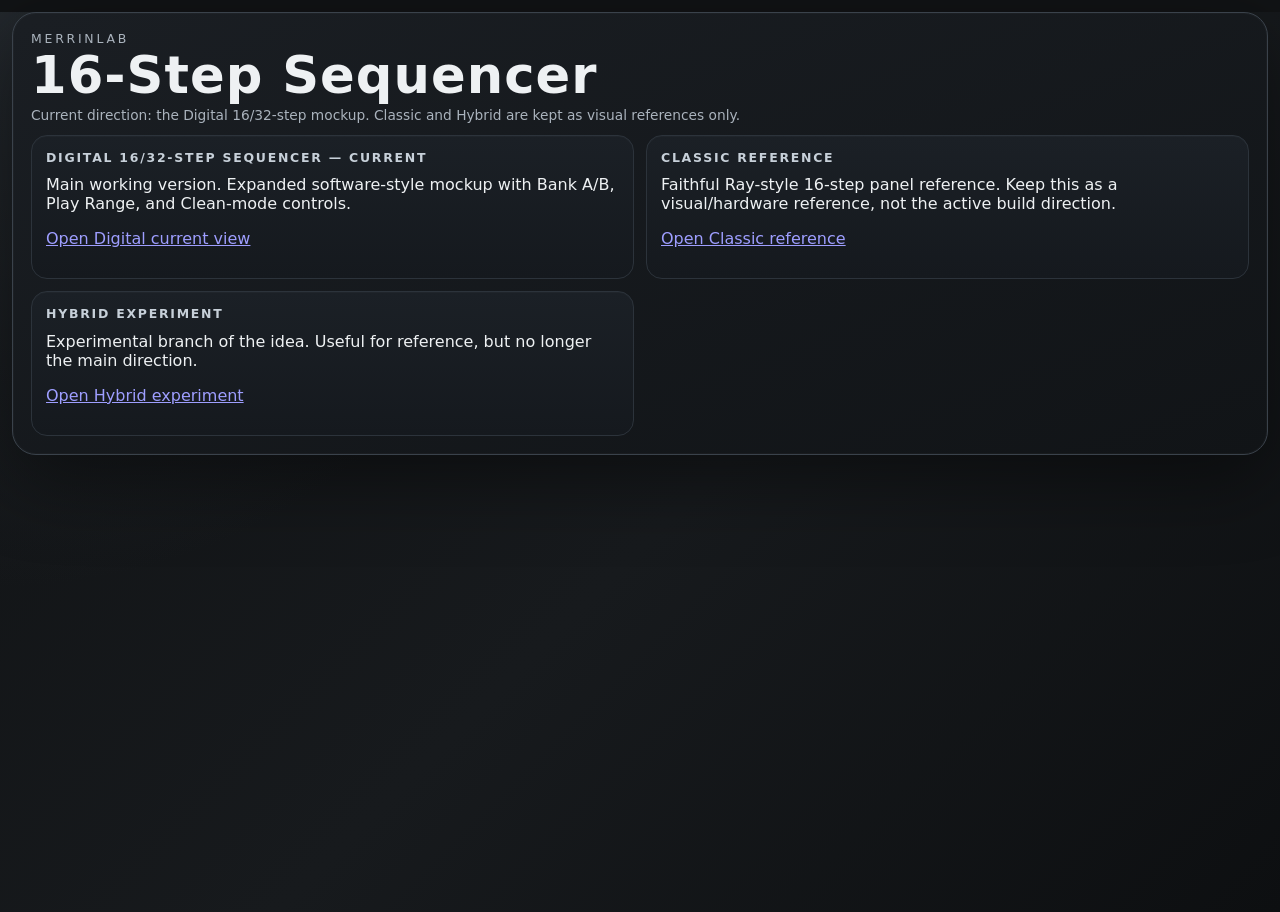
<file: index.html>
<!doctype html>
<html lang="en">
<head>
  <meta charset="utf-8" />
  <meta name="viewport" content="width=device-width, initial-scale=1" />
  <title>MerrinLab 16-Step Sequencer</title>
  <link rel="stylesheet" href="styles.css" />
</head>
<body>
  <main class="panel" aria-labelledby="panel-title">
    <header class="panel-header">
      <div>
        <p class="eyebrow">MerrinLab</p>
        <h1 id="panel-title">16-Step Sequencer</h1>
        <p class="subtitle">Current direction: the Digital 16/32-step mockup. Classic and Hybrid are kept as visual references only.</p>
      </div>
    </header>

    <section class="io-area" aria-label="Sequencer view choices">
      <div class="io-block">
        <h2>Digital 16/32-Step Sequencer — Current</h2>
        <p>Main working version. Expanded software-style mockup with Bank A/B, Play Range, and Clean-mode controls.</p>
        <p><a href="digital.html">Open Digital current view</a></p>
      </div>

      <div class="io-block">
        <h2>Classic Reference</h2>
        <p>Faithful Ray-style 16-step panel reference. Keep this as a visual/hardware reference, not the active build direction.</p>
        <p><a href="classic.html">Open Classic reference</a></p>
      </div>

      <div class="io-block">
        <h2>Hybrid Experiment</h2>
        <p>Experimental branch of the idea. Useful for reference, but no longer the main direction.</p>
        <p><a href="hybrid.html">Open Hybrid experiment</a></p>
      </div>
    </section>
  </main>
</body>
</html>
</file>
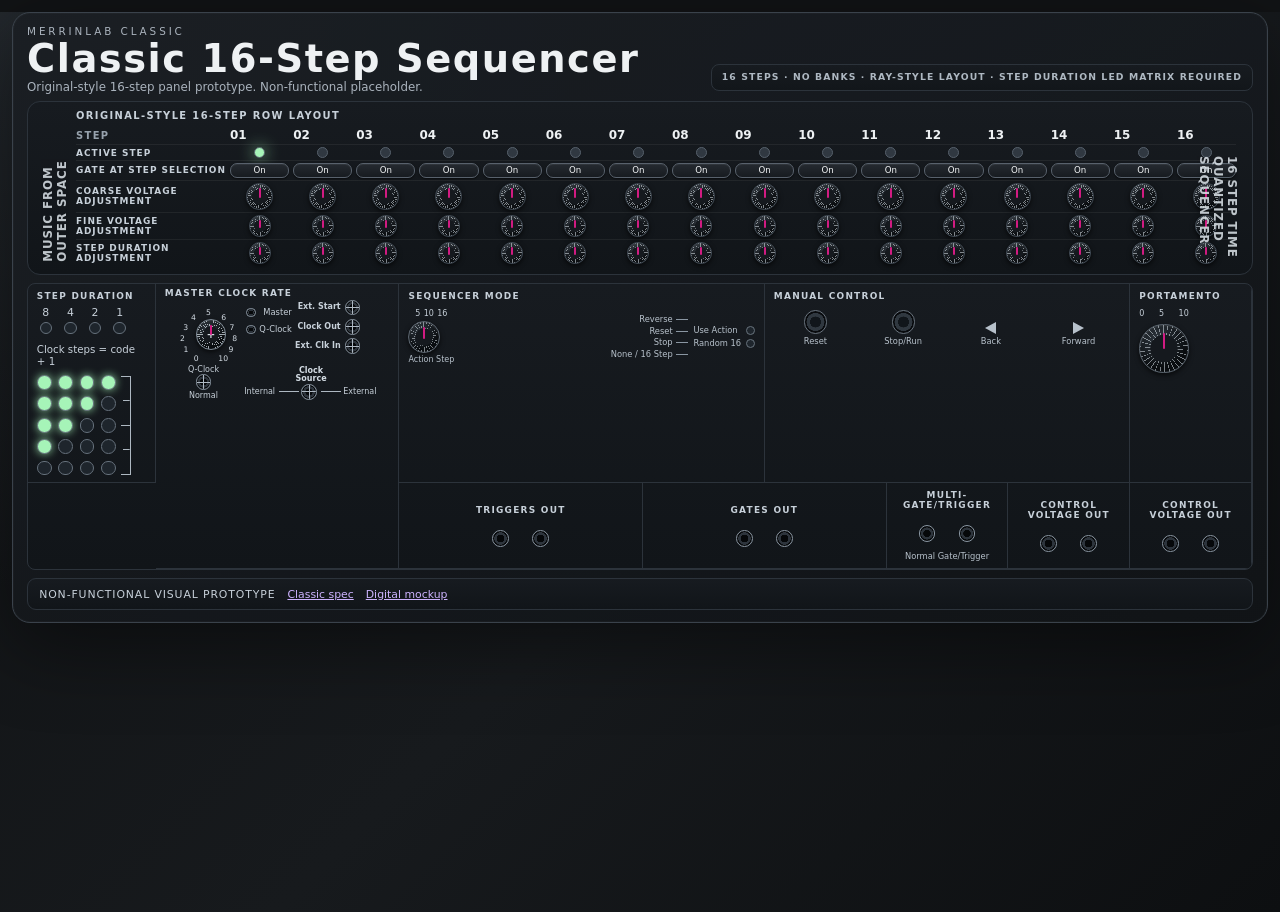
<file: classic.html>
<!doctype html>
<html lang="en">
<head>
  <meta charset="utf-8" />
  <meta name="viewport" content="width=device-width, initial-scale=1" />
  <title>MerrinLab Classic 16-Step Sequencer Placeholder</title>
  <link rel="stylesheet" href="styles.css" />
  <link rel="stylesheet" href="classic.css" />
  <link rel="stylesheet" href="classic-duration.css" />
  <link rel="stylesheet" href="classic-master-clock.css?v=20260613-reference-2" />
</head>
<body class="classic-view">
  <main class="panel" aria-labelledby="panel-title">
    <header class="panel-header classic-faceplate-header">
      <div>
        <p class="eyebrow">MerrinLab Classic</p>
        <h1 id="panel-title">Classic 16-Step Sequencer</h1>
        <p class="subtitle">Original-style 16-step panel prototype. Non-functional placeholder.</p>
      </div>
      <p class="classic-faceplate-meta">16 steps · no banks · Ray-style layout · Step Duration LED Matrix required</p>
    </header>

    <section class="classic-panel" aria-label="Classic original-style row layout placeholder">
      <h2 class="section-title">Original-style 16-step row layout</h2>

      <div class="classic-step-row step-numbers" aria-label="Step numbers 1 to 16">
        <span>01</span><span>02</span><span>03</span><span>04</span><span>05</span><span>06</span><span>07</span><span>08</span><span>09</span><span>10</span><span>11</span><span>12</span><span>13</span><span>14</span><span>15</span><span>16</span>
      </div>

      <div class="classic-step-row" aria-label="Active Step LED row">
        <strong>Active Step</strong>
        <span class="step-led on"></span><span class="step-led"></span><span class="step-led"></span><span class="step-led"></span><span class="step-led"></span><span class="step-led"></span><span class="step-led"></span><span class="step-led"></span><span class="step-led"></span><span class="step-led"></span><span class="step-led"></span><span class="step-led"></span><span class="step-led"></span><span class="step-led"></span><span class="step-led"></span><span class="step-led"></span>
      </div>

      <div class="classic-step-row" aria-label="Gate At Step Selection row">
        <strong>Gate At Step Selection</strong>
        <button type="button">On</button><button type="button">On</button><button type="button">On</button><button type="button">On</button><button type="button">On</button><button type="button">On</button><button type="button">On</button><button type="button">On</button><button type="button">On</button><button type="button">On</button><button type="button">On</button><button type="button">On</button><button type="button">On</button><button type="button">On</button><button type="button">On</button><button type="button">On</button>
      </div>

      <div class="classic-step-row" aria-label="Coarse Voltage Adjustment row">
        <strong>Coarse Voltage Adjustment</strong>
        <span class="classic-knob"></span><span class="classic-knob"></span><span class="classic-knob"></span><span class="classic-knob"></span><span class="classic-knob"></span><span class="classic-knob"></span><span class="classic-knob"></span><span class="classic-knob"></span><span class="classic-knob"></span><span class="classic-knob"></span><span class="classic-knob"></span><span class="classic-knob"></span><span class="classic-knob"></span><span class="classic-knob"></span><span class="classic-knob"></span><span class="classic-knob"></span>
      </div>

      <div class="classic-step-row" aria-label="Fine Voltage Adjustment row">
        <strong>Fine Voltage Adjustment</strong>
        <span class="classic-knob small"></span><span class="classic-knob small"></span><span class="classic-knob small"></span><span class="classic-knob small"></span><span class="classic-knob small"></span><span class="classic-knob small"></span><span class="classic-knob small"></span><span class="classic-knob small"></span><span class="classic-knob small"></span><span class="classic-knob small"></span><span class="classic-knob small"></span><span class="classic-knob small"></span><span class="classic-knob small"></span><span class="classic-knob small"></span><span class="classic-knob small"></span><span class="classic-knob small"></span>
      </div>

      <div class="classic-step-row" aria-label="Step Duration Adjustment row">
        <strong>Step Duration Adjustment</strong>
        <span class="classic-knob small"></span><span class="classic-knob small"></span><span class="classic-knob small"></span><span class="classic-knob small"></span><span class="classic-knob small"></span><span class="classic-knob small"></span><span class="classic-knob small"></span><span class="classic-knob small"></span><span class="classic-knob small"></span><span class="classic-knob small"></span><span class="classic-knob small"></span><span class="classic-knob small"></span><span class="classic-knob small"></span><span class="classic-knob small"></span><span class="classic-knob small"></span><span class="classic-knob small"></span>
      </div>
    </section>

    <section class="classic-bottom-strip complete-bottom-strip" aria-label="Classic bottom control strip placeholders">
      <div class="control-block duration-matrix compact-duration-matrix">
        <h2>Step Duration</h2>
        <div class="duration-bit-labels" aria-label="Duration bit labels 8 4 2 1">
          <span>8</span><span>4</span><span>2</span><span>1</span>
        </div>
        <div class="duration-bit-row" aria-hidden="true">
          <i></i><i></i><i></i><i></i>
        </div>
        <p>Clock steps = code + 1</p>
        <div class="classic-led-matrix hardware-matrix" aria-label="Step Duration LED Matrix">
          <i class="on"></i><i class="on"></i><i class="on"></i><i class="on"></i>
          <i class="on"></i><i class="on"></i><i class="on"></i><i></i>
          <i class="on"></i><i class="on"></i><i></i><i></i>
          <i class="on"></i><i></i><i></i><i></i>
          <i></i><i></i><i></i><i></i>
        </div>
      </div>

      <div class="control-block hardware-block master-clock-panel original-master-clock">
        <h2>Master Clock Rate</h2>
        <div class="master-clock-original-top">
          <div class="master-rate-face" aria-hidden="true">
            <span class="rate-num n0">0</span><span class="rate-num n1">1</span><span class="rate-num n2">2</span><span class="rate-num n3">3</span><span class="rate-num n4">4</span><span class="rate-num n5">5</span><span class="rate-num n6">6</span><span class="rate-num n7">7</span><span class="rate-num n8">8</span><span class="rate-num n9">9</span><span class="rate-num n10">10</span>
            <div class="master-rate-dial"></div>
          </div>
          <div class="master-clock-small-jacks">
            <span><i class="classic-master-jack"></i>Master</span>
            <span><i class="classic-master-jack"></i>Q-Clock</span>
          </div>
          <div class="master-clock-right-jacks">
            <span><strong>Ext. Start</strong><i class="classic-master-jack large"></i></span>
            <span><strong>Clock Out</strong><i class="classic-master-jack large"></i></span>
            <span><strong>Ext. Clk In</strong><i class="classic-master-jack large"></i></span>
          </div>
        </div>
        <div class="clock-source-original" aria-label="Clock source switch placeholders">
          <div class="q-clock-normal-switch" aria-label="Q-Clock or Normal switch placeholder">
            <span>Q-Clock</span>
            <i class="classic-master-jack large"></i>
            <span>Normal</span>
          </div>
          <div class="internal-external-switch" aria-label="Internal or External clock source switch placeholder">
            <span class="source-title">Clock<br>Source</span>
            <div class="source-select-line">
              <span>Internal</span>
              <span class="source-line"></span>
              <i class="classic-master-jack large"></i>
              <span class="source-line"></span>
              <span>External</span>
            </div>
          </div>
        </div>
      </div>

      <div class="control-block hardware-block sequencer-mode-block wide-block">
        <h2>Sequencer Mode</h2>
        <div class="sequencer-mode-layout">
          <div>
            <div class="number-arc action-arc" aria-hidden="true"><span>5</span><span>10</span><span>16</span></div>
            <div class="mini-dial" aria-hidden="true"></div>
            <span>Action Step</span>
          </div>
          <div class="mode-options" aria-label="Sequencer mode placeholders">
            <span>Reverse</span><span>Reset</span><span>Stop</span><span>None / 16 Step</span>
          </div>
          <div class="action-switches" aria-label="Action selection placeholders">
            <span>Use Action</span><i></i>
            <span>Random 16</span><i></i>
          </div>
        </div>
      </div>

      <div class="control-block hardware-block manual-control-block wide-block">
        <h2>Manual Control</h2>
        <div class="manual-control-grid" aria-label="Manual control placeholders">
          <span><i class="manual-button"></i>Reset</span>
          <span><i class="manual-button"></i>Stop/Run</span>
          <span><i class="manual-arrow left"></i>Back</span>
          <span><i class="manual-arrow right"></i>Forward</span>
        </div>
      </div>

      <div class="control-block hardware-block portamento-block">
        <h2>Portamento</h2>
        <div class="number-arc" aria-hidden="true"><span>0</span><span>5</span><span>10</span></div>
        <div class="mini-dial large" aria-hidden="true"></div>
      </div>

      <div class="control-block hardware-block output-group triggers-block">
        <h2>Triggers Out</h2>
        <div class="paired-jacks"><i class="jack-dot"></i><i class="jack-dot"></i></div>
      </div>

      <div class="control-block hardware-block output-group gates-block">
        <h2>Gates Out</h2>
        <div class="paired-jacks"><i class="jack-dot"></i><i class="jack-dot"></i></div>
      </div>

      <div class="control-block hardware-block output-group multi-gate-block">
        <h2>Multi-Gate/Trigger</h2>
        <div class="paired-jacks"><i class="jack-dot"></i><i class="jack-dot"></i></div>
        <span class="tiny-note">Normal Gate/Trigger</span>
      </div>

      <div class="control-block hardware-block output-group cv-out-block">
        <h2>Control Voltage Out</h2>
        <div class="paired-jacks"><i class="jack-dot"></i><i class="jack-dot"></i></div>
      </div>

      <div class="control-block hardware-block output-group cv-out-block second-cv">
        <h2>Control Voltage Out</h2>
        <div class="paired-jacks"><i class="jack-dot"></i><i class="jack-dot"></i></div>
      </div>
    </section>

    <footer class="classic-footer-strip" aria-label="Classic placeholder links">
      <span>Non-functional visual prototype</span>
      <a href="docs/Classic_Faceplate_Spec_v0.1.md">Classic spec</a>
      <a href="digital.html">Digital mockup</a>
    </footer>
  </main>
</body>
</html>
</file>
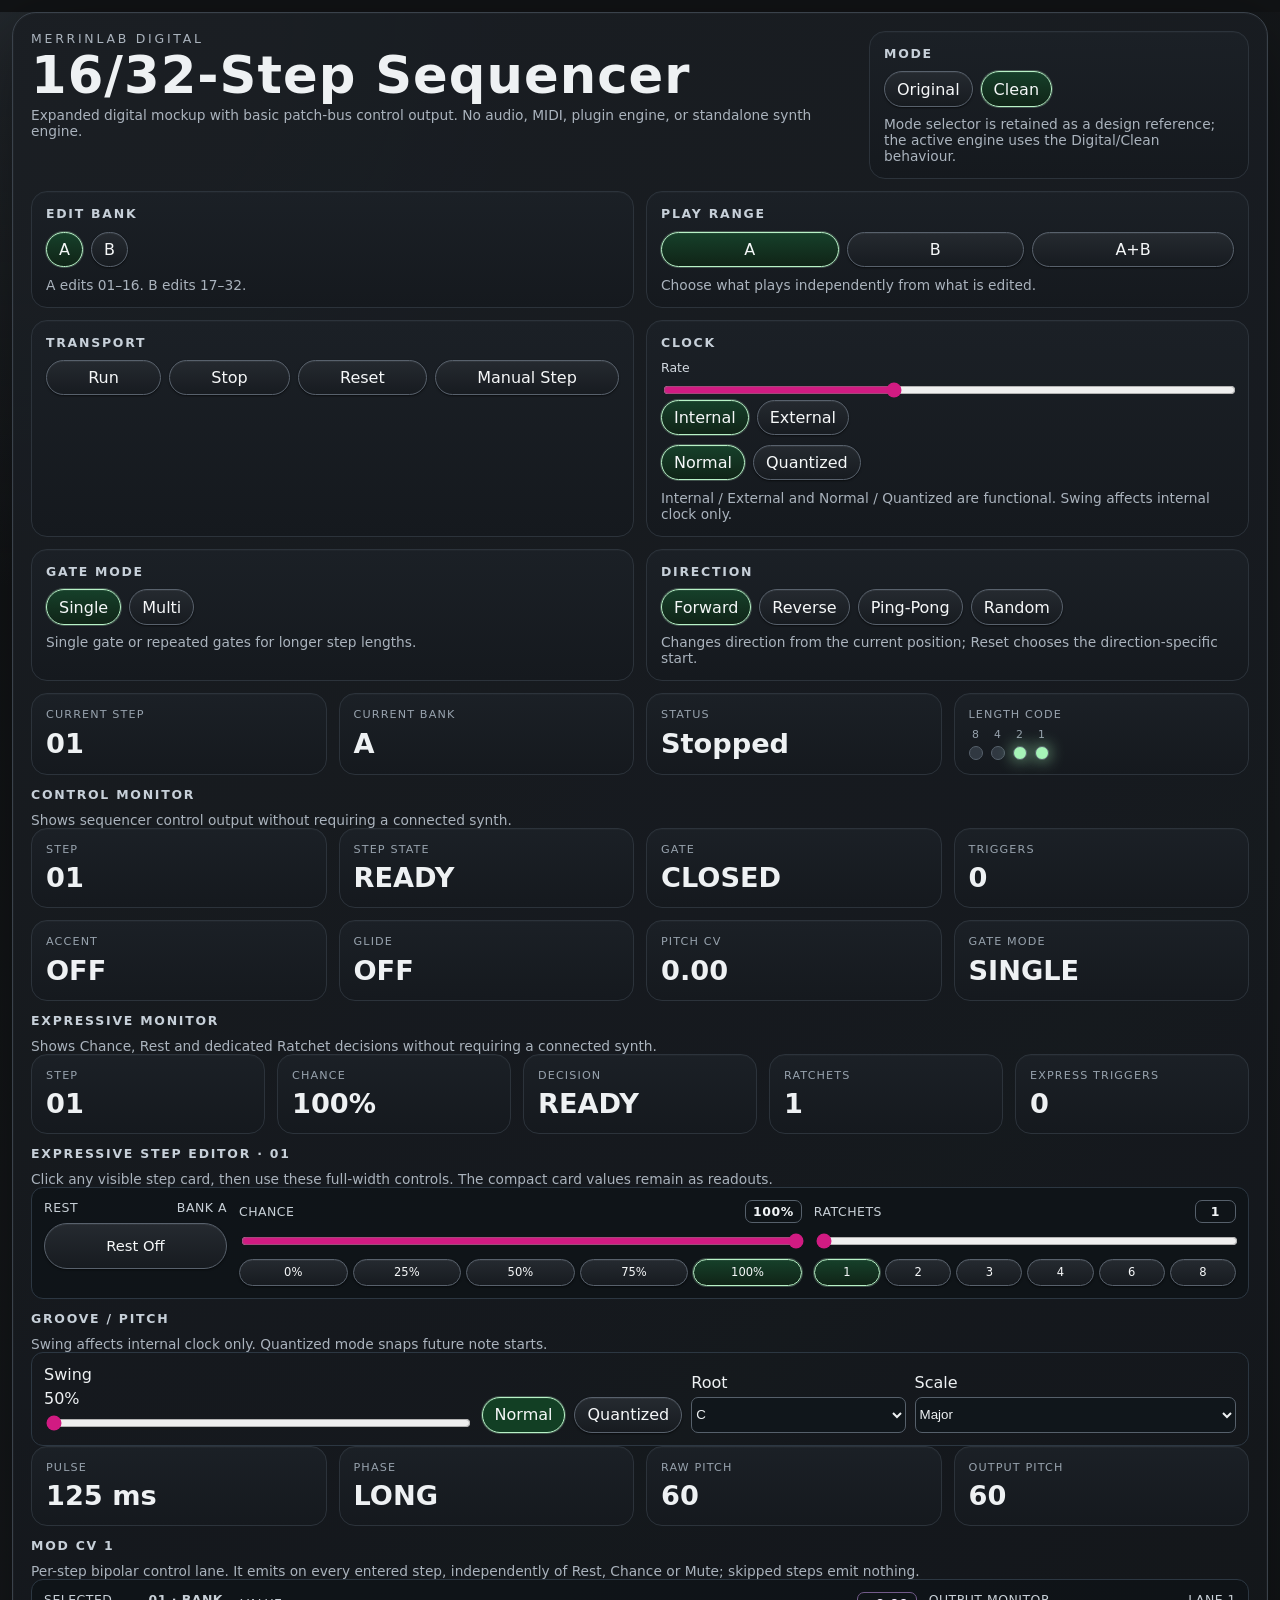
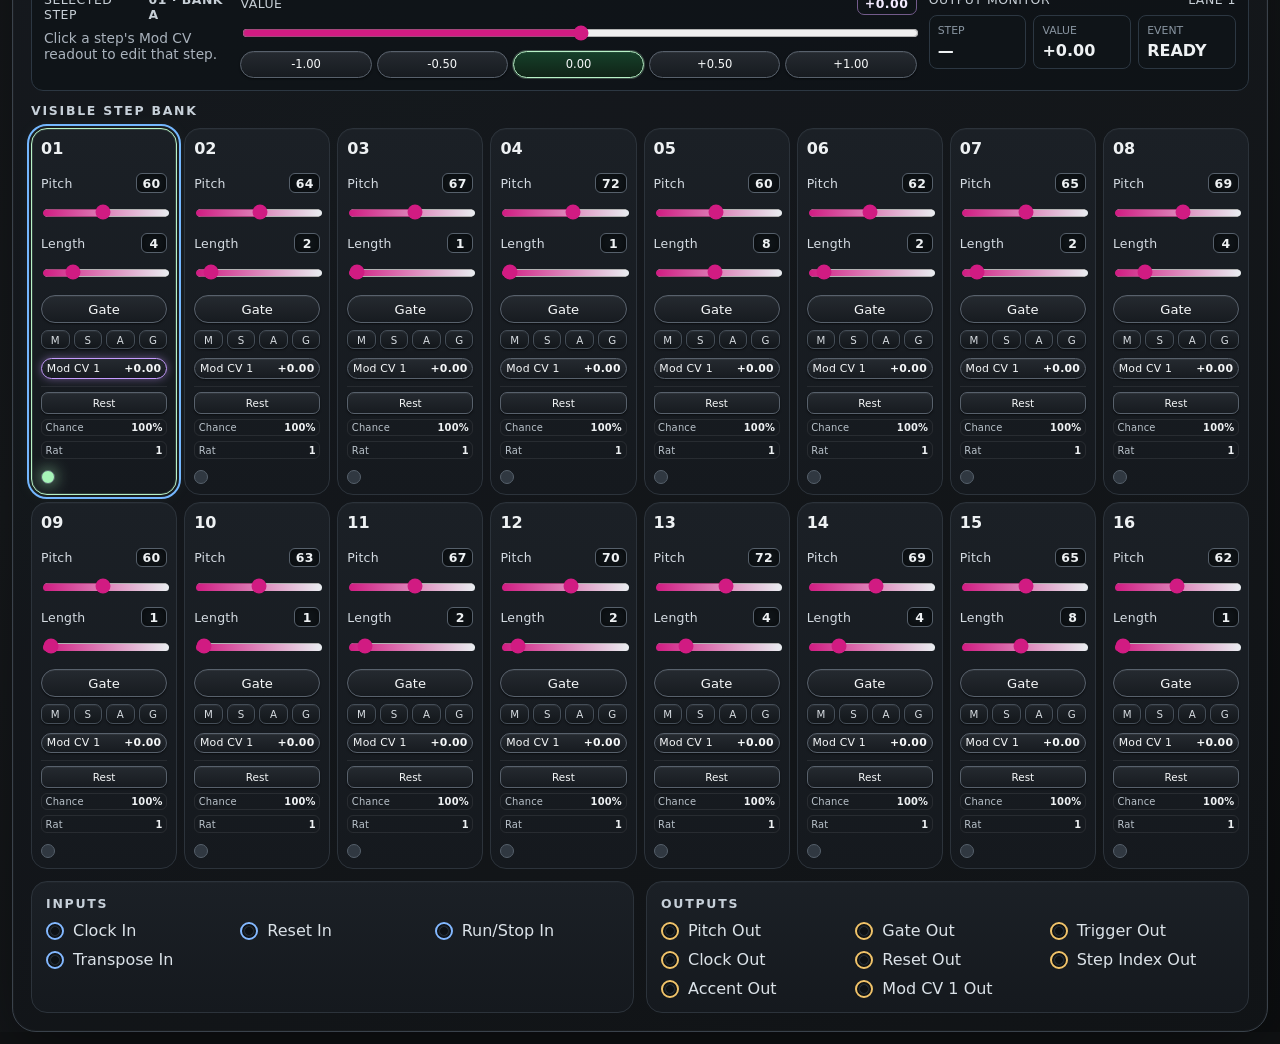
<file: digital.html>
<!doctype html>
<html lang="en">
<head>
  <meta charset="utf-8" />
  <meta name="viewport" content="width=device-width, initial-scale=1" />
  <title>MerrinLab Digital 16/32-Step Sequencer Mockup</title>
  <link rel="stylesheet" href="styles.css" />
</head>
<body>
  <main class="panel" aria-labelledby="panel-title">
    <header class="panel-header">
      <div>
        <p class="eyebrow">MerrinLab Digital</p>
        <h1 id="panel-title">16/32-Step Sequencer</h1>
        <p class="subtitle">Expanded digital mockup with basic patch-bus control output. No audio, MIDI, plugin engine, or standalone synth engine.</p>
      </div>
      <section class="mode-card" aria-label="Mode selector">
        <h2>Mode</h2>
        <div class="button-row">
          <button class="toggle active" type="button">Original</button>
          <button class="toggle" type="button">Clean</button>
        </div>
        <p>Original = hardware/trim behaviour. Clean = expanded digital mode.</p>
      </section>
    </header>

    <section class="control-strip" aria-label="Bank, transport, clock, and direction controls">
      <div class="control-block">
        <h2>Edit Bank</h2>
        <div class="button-row">
          <button class="toggle active" type="button">A</button>
          <button class="toggle" type="button">B</button>
        </div>
        <p>A edits 01–16. B edits 17–32.</p>
      </div>

      <div class="control-block">
        <h2>Play Range</h2>
        <div class="button-row three">
          <button class="toggle active" type="button">A</button>
          <button class="toggle" type="button">B</button>
          <button class="toggle" type="button">A+B</button>
        </div>
        <p>Choose what plays independently from what is edited.</p>
      </div>

      <div class="control-block transport">
        <h2>Transport</h2>
        <div class="button-row three">
          <button type="button">Run</button>
          <button type="button">Stop</button>
          <button type="button">Reset</button>
          <button type="button">Manual Step</button>
        </div>
      </div>

      <div class="control-block clock">
        <h2>Clock</h2>
        <label>
          Rate
          <input type="range" min="40" max="240" value="120" />
        </label>
        <div class="button-row">
          <button class="toggle active" type="button">Internal</button>
          <button class="toggle" type="button">External</button>
        </div>
        <div class="button-row">
          <button class="toggle" type="button">Normal</button>
          <button class="toggle active" type="button">Quantized</button>
        </div>
      </div>

      <div class="control-block">
        <h2>Gate Mode</h2>
        <div class="button-row">
          <button class="toggle active" type="button">Single</button>
          <button class="toggle" type="button">Multi</button>
        </div>
        <p>Single gate or repeated gates for longer step lengths.</p>
      </div>

      <div class="control-block">
        <h2>Direction</h2>
        <div class="button-row">
          <button class="toggle active" type="button">Forward</button>
          <button class="toggle" type="button">Reverse</button>
        </div>
        <p>Direction display only. No timing logic yet.</p>
      </div>
    </section>

    <section class="status-strip" aria-label="Current status display">
      <div>
        <span class="label">Current step</span>
        <strong>01</strong>
      </div>
      <div>
        <span class="label">Current bank</span>
        <strong>A</strong>
      </div>
      <div>
        <span class="label">Status</span>
        <strong>Stopped</strong>
      </div>
      <div>
        <span class="label">Length code</span>
        <span class="led-code labelled" aria-label="4-bit duration code labelled 8 4 2 1">
          <span class="bit"><em>8</em><i></i></span>
          <span class="bit"><em>4</em><i></i></span>
          <span class="bit"><em>2</em><i class="on"></i></span>
          <span class="bit"><em>1</em><i class="on"></i></span>
        </span>
      </div>
    </section>

    <section class="steps" aria-label="Sixteen visible step slots">
      <h2 class="section-title">Visible Step Bank</h2>
      <div class="step-grid">
        <article class="step active"><h3>01</h3><label>Pitch<input type="range" min="0" max="127" value="60" /></label><label>Length<input type="range" min="1" max="16" value="4" /></label><button type="button">Gate</button><div class="step-status" aria-label="Clean-mode status controls"><button type="button" title="Mute">M</button><button type="button" title="Skip">S</button><button type="button" title="Accent">A</button><button type="button" title="Glide">G</button></div><span class="step-led on"></span></article>
        <article class="step"><h3>02</h3><label>Pitch<input type="range" min="0" max="127" value="64" /></label><label>Length<input type="range" min="1" max="16" value="2" /></label><button type="button">Gate</button><div class="step-status" aria-label="Clean-mode status controls"><button type="button" title="Mute">M</button><button type="button" title="Skip">S</button><button type="button" title="Accent">A</button><button type="button" title="Glide">G</button></div><span class="step-led"></span></article>
        <article class="step"><h3>03</h3><label>Pitch<input type="range" min="0" max="127" value="67" /></label><label>Length<input type="range" min="1" max="16" value="1" /></label><button type="button">Gate</button><div class="step-status" aria-label="Clean-mode status controls"><button type="button" title="Mute">M</button><button type="button" title="Skip">S</button><button type="button" title="Accent">A</button><button type="button" title="Glide">G</button></div><span class="step-led"></span></article>
        <article class="step"><h3>04</h3><label>Pitch<input type="range" min="0" max="127" value="72" /></label><label>Length<input type="range" min="1" max="16" value="1" /></label><button type="button">Gate</button><div class="step-status" aria-label="Clean-mode status controls"><button type="button" title="Mute">M</button><button type="button" title="Skip">S</button><button type="button" title="Accent">A</button><button type="button" title="Glide">G</button></div><span class="step-led"></span></article>
        <article class="step"><h3>05</h3><label>Pitch<input type="range" min="0" max="127" value="60" /></label><label>Length<input type="range" min="1" max="16" value="8" /></label><button type="button">Gate</button><div class="step-status" aria-label="Clean-mode status controls"><button type="button" title="Mute">M</button><button type="button" title="Skip">S</button><button type="button" title="Accent">A</button><button type="button" title="Glide">G</button></div><span class="step-led"></span></article>
        <article class="step"><h3>06</h3><label>Pitch<input type="range" min="0" max="127" value="62" /></label><label>Length<input type="range" min="1" max="16" value="2" /></label><button type="button">Gate</button><div class="step-status" aria-label="Clean-mode status controls"><button type="button" title="Mute">M</button><button type="button" title="Skip">S</button><button type="button" title="Accent">A</button><button type="button" title="Glide">G</button></div><span class="step-led"></span></article>
        <article class="step"><h3>07</h3><label>Pitch<input type="range" min="0" max="127" value="65" /></label><label>Length<input type="range" min="1" max="16" value="2" /></label><button type="button">Gate</button><div class="step-status" aria-label="Clean-mode status controls"><button type="button" title="Mute">M</button><button type="button" title="Skip">S</button><button type="button" title="Accent">A</button><button type="button" title="Glide">G</button></div><span class="step-led"></span></article>
        <article class="step"><h3>08</h3><label>Pitch<input type="range" min="0" max="127" value="69" /></label><label>Length<input type="range" min="1" max="16" value="4" /></label><button type="button">Gate</button><div class="step-status" aria-label="Clean-mode status controls"><button type="button" title="Mute">M</button><button type="button" title="Skip">S</button><button type="button" title="Accent">A</button><button type="button" title="Glide">G</button></div><span class="step-led"></span></article>
        <article class="step"><h3>09</h3><label>Pitch<input type="range" min="0" max="127" value="60" /></label><label>Length<input type="range" min="1" max="16" value="1" /></label><button type="button">Gate</button><div class="step-status" aria-label="Clean-mode status controls"><button type="button" title="Mute">M</button><button type="button" title="Skip">S</button><button type="button" title="Accent">A</button><button type="button" title="Glide">G</button></div><span class="step-led"></span></article>
        <article class="step"><h3>10</h3><label>Pitch<input type="range" min="0" max="127" value="63" /></label><label>Length<input type="range" min="1" max="16" value="1" /></label><button type="button">Gate</button><div class="step-status" aria-label="Clean-mode status controls"><button type="button" title="Mute">M</button><button type="button" title="Skip">S</button><button type="button" title="Accent">A</button><button type="button" title="Glide">G</button></div><span class="step-led"></span></article>
        <article class="step"><h3>11</h3><label>Pitch<input type="range" min="0" max="127" value="67" /></label><label>Length<input type="range" min="1" max="16" value="2" /></label><button type="button">Gate</button><div class="step-status" aria-label="Clean-mode status controls"><button type="button" title="Mute">M</button><button type="button" title="Skip">S</button><button type="button" title="Accent">A</button><button type="button" title="Glide">G</button></div><span class="step-led"></span></article>
        <article class="step"><h3>12</h3><label>Pitch<input type="range" min="0" max="127" value="70" /></label><label>Length<input type="range" min="1" max="16" value="2" /></label><button type="button">Gate</button><div class="step-status" aria-label="Clean-mode status controls"><button type="button" title="Mute">M</button><button type="button" title="Skip">S</button><button type="button" title="Accent">A</button><button type="button" title="Glide">G</button></div><span class="step-led"></span></article>
        <article class="step"><h3>13</h3><label>Pitch<input type="range" min="0" max="127" value="72" /></label><label>Length<input type="range" min="1" max="16" value="4" /></label><button type="button">Gate</button><div class="step-status" aria-label="Clean-mode status controls"><button type="button" title="Mute">M</button><button type="button" title="Skip">S</button><button type="button" title="Accent">A</button><button type="button" title="Glide">G</button></div><span class="step-led"></span></article>
        <article class="step"><h3>14</h3><label>Pitch<input type="range" min="0" max="127" value="69" /></label><label>Length<input type="range" min="1" max="16" value="4" /></label><button type="button">Gate</button><div class="step-status" aria-label="Clean-mode status controls"><button type="button" title="Mute">M</button><button type="button" title="Skip">S</button><button type="button" title="Accent">A</button><button type="button" title="Glide">G</button></div><span class="step-led"></span></article>
        <article class="step"><h3>15</h3><label>Pitch<input type="range" min="0" max="127" value="65" /></label><label>Length<input type="range" min="1" max="16" value="8" /></label><button type="button">Gate</button><div class="step-status" aria-label="Clean-mode status controls"><button type="button" title="Mute">M</button><button type="button" title="Skip">S</button><button type="button" title="Accent">A</button><button type="button" title="Glide">G</button></div><span class="step-led"></span></article>
        <article class="step"><h3>16</h3><label>Pitch<input type="range" min="0" max="127" value="62" /></label><label>Length<input type="range" min="1" max="16" value="1" /></label><button type="button">Gate</button><div class="step-status" aria-label="Clean-mode status controls"><button type="button" title="Mute">M</button><button type="button" title="Skip">S</button><button type="button" title="Accent">A</button><button type="button" title="Glide">G</button></div><span class="step-led"></span></article>
      </div>
    </section>

    <section class="io-area" aria-label="Input and output connection area">
      <div class="io-block">
        <h2>Inputs</h2>
        <ul>
          <li><span class="jack"></span>Clock In</li>
          <li><span class="jack"></span>Reset In</li>
          <li><span class="jack"></span>Run/Stop In</li>
          <li><span class="jack"></span>Transpose In</li>
        </ul>
      </div>
      <div class="io-block">
        <h2>Outputs</h2>
        <ul>
          <li><span class="jack out"></span>Pitch Out</li>
          <li><span class="jack out"></span>Gate Out</li>
          <li><span class="jack out"></span>Trigger Out</li>
          <li><span class="jack out"></span>Clock Out</li>
          <li><span class="jack out"></span>Reset Out</li>
          <li><span class="jack out"></span>Step Index Out</li>
          <li><span class="jack out"></span>Accent Out</li>
        </ul>
      </div>
    </section>
  </main>
  <script src="src/digital-sequencer.js"></script>
  <script src="src/digital-ui-feedback.js"></script>
</body>
</html>
</file>
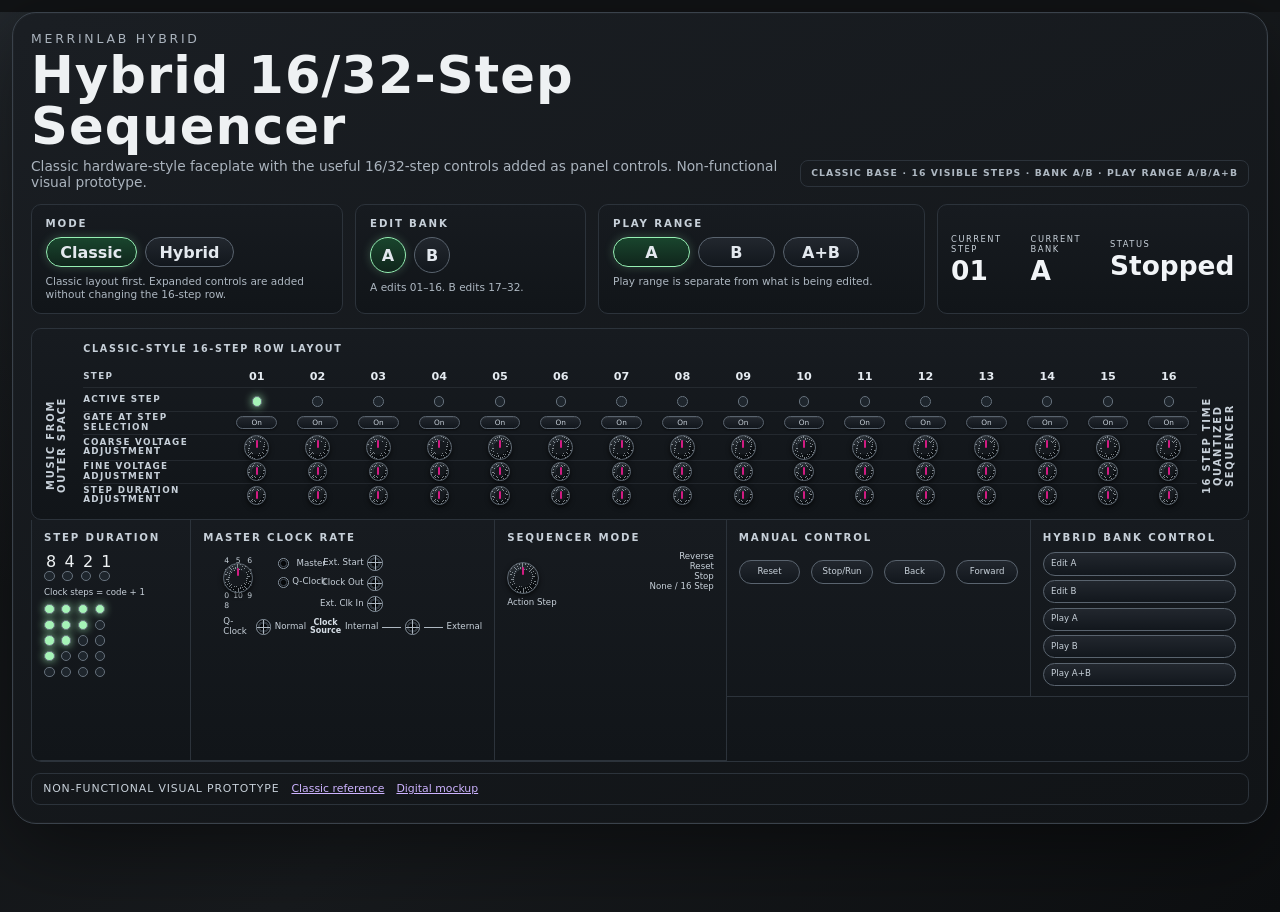
<file: hybrid.html>
<!doctype html>
<html lang="en">
<head>
  <meta charset="utf-8" />
  <meta name="viewport" content="width=device-width, initial-scale=1" />
  <title>MerrinLab Hybrid 16/32-Step Sequencer</title>
  <link rel="stylesheet" href="styles.css" />
  <link rel="stylesheet" href="hybrid.css" />
</head>
<body class="hybrid-view">
  <main class="panel" aria-labelledby="panel-title">
    <header class="panel-header hybrid-header">
      <div>
        <p class="eyebrow">MerrinLab Hybrid</p>
        <h1 id="panel-title">Hybrid 16/32-Step Sequencer</h1>
        <p class="subtitle">Classic hardware-style faceplate with the useful 16/32-step controls added as panel controls. Non-functional visual prototype.</p>
      </div>
      <p class="hybrid-meta">Classic base · 16 visible steps · Bank A/B · Play Range A/B/A+B</p>
    </header>

    <section class="hybrid-control-strip" aria-label="Hybrid mode and bank controls">
      <div class="hybrid-control-block">
        <h2>Mode</h2>
        <div class="pill-row"><span class="pill active">Classic</span><span class="pill">Hybrid</span></div>
        <p>Classic layout first. Expanded controls are added without changing the 16-step row.</p>
      </div>
      <div class="hybrid-control-block compact">
        <h2>Edit Bank</h2>
        <div class="round-row"><span class="round active">A</span><span class="round">B</span></div>
        <p>A edits 01–16. B edits 17–32.</p>
      </div>
      <div class="hybrid-control-block wide">
        <h2>Play Range</h2>
        <div class="pill-row wide"><span class="pill active">A</span><span class="pill">B</span><span class="pill">A+B</span></div>
        <p>Play range is separate from what is being edited.</p>
      </div>
      <div class="hybrid-readouts">
        <div><span>Current Step</span><strong>01</strong></div>
        <div><span>Current Bank</span><strong>A</strong></div>
        <div><span>Status</span><strong>Stopped</strong></div>
      </div>
    </section>

    <section class="hybrid-step-panel" aria-label="Hybrid classic-style 16-step row">
      <h2 class="section-title">Classic-style 16-step row layout</h2>
      <div class="outer-label">Music from<br>outer space</div>
      <div class="time-label">16 step time<br>quantized<br>sequencer</div>

      <div class="hybrid-step-row step-numbers" aria-label="Step numbers 1 to 16">
        <strong>Step</strong>
        <span>01</span><span>02</span><span>03</span><span>04</span><span>05</span><span>06</span><span>07</span><span>08</span><span>09</span><span>10</span><span>11</span><span>12</span><span>13</span><span>14</span><span>15</span><span>16</span>
      </div>

      <div class="hybrid-step-row" aria-label="Active Step LED row">
        <strong>Active Step</strong>
        <span class="step-led on"></span><span class="step-led"></span><span class="step-led"></span><span class="step-led"></span><span class="step-led"></span><span class="step-led"></span><span class="step-led"></span><span class="step-led"></span><span class="step-led"></span><span class="step-led"></span><span class="step-led"></span><span class="step-led"></span><span class="step-led"></span><span class="step-led"></span><span class="step-led"></span><span class="step-led"></span>
      </div>

      <div class="hybrid-step-row" aria-label="Gate At Step Selection row">
        <strong>Gate At Step Selection</strong>
        <button type="button">On</button><button type="button">On</button><button type="button">On</button><button type="button">On</button><button type="button">On</button><button type="button">On</button><button type="button">On</button><button type="button">On</button><button type="button">On</button><button type="button">On</button><button type="button">On</button><button type="button">On</button><button type="button">On</button><button type="button">On</button><button type="button">On</button><button type="button">On</button>
      </div>

      <div class="hybrid-step-row" aria-label="Coarse Voltage Adjustment row">
        <strong>Coarse Voltage Adjustment</strong>
        <span class="hybrid-knob"></span><span class="hybrid-knob"></span><span class="hybrid-knob"></span><span class="hybrid-knob"></span><span class="hybrid-knob"></span><span class="hybrid-knob"></span><span class="hybrid-knob"></span><span class="hybrid-knob"></span><span class="hybrid-knob"></span><span class="hybrid-knob"></span><span class="hybrid-knob"></span><span class="hybrid-knob"></span><span class="hybrid-knob"></span><span class="hybrid-knob"></span><span class="hybrid-knob"></span><span class="hybrid-knob"></span>
      </div>

      <div class="hybrid-step-row" aria-label="Fine Voltage Adjustment row">
        <strong>Fine Voltage Adjustment</strong>
        <span class="hybrid-knob small"></span><span class="hybrid-knob small"></span><span class="hybrid-knob small"></span><span class="hybrid-knob small"></span><span class="hybrid-knob small"></span><span class="hybrid-knob small"></span><span class="hybrid-knob small"></span><span class="hybrid-knob small"></span><span class="hybrid-knob small"></span><span class="hybrid-knob small"></span><span class="hybrid-knob small"></span><span class="hybrid-knob small"></span><span class="hybrid-knob small"></span><span class="hybrid-knob small"></span><span class="hybrid-knob small"></span><span class="hybrid-knob small"></span>
      </div>

      <div class="hybrid-step-row" aria-label="Step Duration Adjustment row">
        <strong>Step Duration Adjustment</strong>
        <span class="hybrid-knob small"></span><span class="hybrid-knob small"></span><span class="hybrid-knob small"></span><span class="hybrid-knob small"></span><span class="hybrid-knob small"></span><span class="hybrid-knob small"></span><span class="hybrid-knob small"></span><span class="hybrid-knob small"></span><span class="hybrid-knob small"></span><span class="hybrid-knob small"></span><span class="hybrid-knob small"></span><span class="hybrid-knob small"></span><span class="hybrid-knob small"></span><span class="hybrid-knob small"></span><span class="hybrid-knob small"></span><span class="hybrid-knob small"></span>
      </div>
    </section>

    <section class="hybrid-bottom-strip" aria-label="Hybrid lower hardware controls">
      <div class="hardware-cell duration-cell">
        <h2>Step Duration</h2>
        <div class="duration-bit-labels"><span>8</span><span>4</span><span>2</span><span>1</span></div>
        <div class="duration-bit-row"><i></i><i></i><i></i><i></i></div>
        <p>Clock steps = code + 1</p>
        <div class="hybrid-led-matrix" aria-label="Step Duration LED Matrix">
          <i class="on"></i><i class="on"></i><i class="on"></i><i class="on"></i>
          <i class="on"></i><i class="on"></i><i class="on"></i><i></i>
          <i class="on"></i><i class="on"></i><i></i><i></i>
          <i class="on"></i><i></i><i></i><i></i>
          <i></i><i></i><i></i><i></i>
        </div>
      </div>

      <div class="hardware-cell master-clock-cell">
        <h2>Master Clock Rate</h2>
        <div class="rate-cluster">
          <div class="rate-face"><span>4</span><span>5</span><span>6</span><span>3</span><b></b><span>7</span><span>2</span><span>1</span><span>0</span><span>10</span><span>9</span><span>8</span></div>
          <div class="clock-mini-jacks"><span><i></i>Master</span><span><i></i>Q-Clock</span></div>
          <div class="clock-stack"><span>Ext. Start <i></i></span><span>Clock Out <i></i></span><span>Ext. Clk In <i></i></span></div>
        </div>
        <div class="clock-source-row"><span>Q-Clock</span><i></i><span>Normal</span><strong>Clock<br>Source</strong><span>Internal</span><em></em><i></i><em></em><span>External</span></div>
      </div>

      <div class="hardware-cell sequencer-cell">
        <h2>Sequencer Mode</h2>
        <div class="mini-dial"></div>
        <p>Action Step</p>
        <ul><li>Reverse</li><li>Reset</li><li>Stop</li><li>None / 16 Step</li></ul>
      </div>

      <div class="hardware-cell transport-cell">
        <h2>Manual Control</h2>
        <div class="button-row"><span>Reset</span><span>Stop/Run</span><span>Back</span><span>Forward</span></div>
      </div>

      <div class="hardware-cell bank-cell">
        <h2>Hybrid Bank Control</h2>
        <div class="bank-grid"><span>Edit A</span><span>Edit B</span><span>Play A</span><span>Play B</span><span>Play A+B</span></div>
      </div>
    </section>

    <footer class="hybrid-footer-strip">
      <span>Non-functional visual prototype</span>
      <a href="classic.html">Classic reference</a>
      <a href="digital.html">Digital mockup</a>
    </footer>
  </main>
</body>
</html>
</file>
<file: styles.css>
:root {
  color-scheme: dark;
  font-family: Inter, system-ui, -apple-system, BlinkMacSystemFont, "Segoe UI", sans-serif;
  background: #111315;
  color: #eef1f3;
  --panel: #171b20;
  --panel-2: #1b2026;
  --line: #3a424b;
  --line-soft: #2c333b;
  --text-soft: #aab3bd;
  --accent: #d11b82;
  --accent-2: #b8f2c7;
}

* {
  box-sizing: border-box;
}

body {
  margin: 0;
  min-height: 100vh;
  background:
    radial-gradient(circle at top left, rgba(60, 69, 78, 0.42), transparent 36rem),
    linear-gradient(135deg, #101214, #171a1d 54%, #0d0f11);
}

button,
input {
  font: inherit;
}

button {
  border: 1px solid #58616c;
  border-radius: 999px;
  background: linear-gradient(#252a30, #171b20);
  color: #f5f7f8;
  padding: 0.45rem 0.75rem;
  cursor: default;
  box-shadow: inset 0 1px 0 rgba(255,255,255,0.05), 0 1px 2px rgba(0,0,0,0.55);
}

button.active,
.toggle.active {
  border-color: var(--accent-2);
  background: linear-gradient(#16402a, #102417);
  box-shadow: 0 0 0 1px rgba(184, 242, 199, 0.25), inset 0 1px 0 rgba(255,255,255,0.06);
}

.panel {
  width: min(1840px, calc(100vw - 24px));
  margin: 12px auto;
  padding: 18px;
  border: 1px solid var(--line);
  border-radius: 24px;
  background: linear-gradient(160deg, rgba(26, 30, 35, 0.98), rgba(17, 20, 23, 0.98));
  box-shadow: inset 0 0 0 1px rgba(255,255,255,0.025), 0 24px 80px rgba(0, 0, 0, 0.45);
}

.panel-header,
.control-strip,
.status-strip,
.io-area {
  display: grid;
  gap: 12px;
}

.panel-header {
  grid-template-columns: minmax(280px, 1fr) minmax(260px, 380px);
  align-items: stretch;
  margin-bottom: 12px;
}

.eyebrow {
  margin: 0 0 0.25rem;
  color: var(--text-soft);
  letter-spacing: 0.22em;
  text-transform: uppercase;
  font-size: 0.78rem;
}

h1,
h2,
h3,
p {
  margin-top: 0;
}

h1 {
  margin-bottom: 0.35rem;
  font-size: clamp(2rem, 4vw, 4rem);
  line-height: 1;
  letter-spacing: 0.02em;
}

h2 {
  margin-bottom: 0.65rem;
  font-size: 0.78rem;
  letter-spacing: 0.14em;
  text-transform: uppercase;
  color: #c7d0d9;
}

h3 {
  margin-bottom: 0.55rem;
  font-size: 1rem;
}

.subtitle,
.control-block p,
.mode-card p {
  margin-bottom: 0;
  color: var(--text-soft);
  font-size: 0.86rem;
}

.mode-card,
.control-block,
.status-strip > div,
.step,
.io-block {
  border: 1px solid var(--line-soft);
  border-radius: 16px;
  background: linear-gradient(180deg, var(--panel-2), #15191e);
  box-shadow: inset 0 1px 0 rgba(255,255,255,0.025);
}

.mode-card,
.control-block,
.status-strip > div,
.io-block {
  padding: 14px;
}

.control-strip {
  grid-template-columns: repeat(6, minmax(168px, 1fr));
  margin-bottom: 12px;
}

.button-row {
  display: flex;
  flex-wrap: wrap;
  gap: 8px;
  margin-bottom: 0.6rem;
}

.button-row.three button {
  flex: 1 1 auto;
}

.clock label,
.step label {
  display: grid;
  color: #d4dbe2;
}

.clock label {
  gap: 5px;
  font-size: 0.78rem;
}

.step label {
  gap: 7px;
  font-size: 0.78rem;
  letter-spacing: 0.02em;
}

.clock input,
.step input {
  width: 100%;
}

input[type="range"] {
  accent-color: var(--accent);
}

.step input[type="range"] {
  height: 1.4rem;
}

.step input[type="range"]::-webkit-slider-runnable-track {
  height: 0.42rem;
  border-radius: 999px;
  background: linear-gradient(90deg, var(--accent), #e9eef1);
}

.step input[type="range"]::-webkit-slider-thumb {
  width: 1.1rem;
  height: 1.1rem;
  margin-top: -0.34rem;
  border-radius: 50%;
}

.status-strip {
  grid-template-columns: repeat(4, minmax(140px, 1fr));
  margin-bottom: 12px;
}

.status-strip strong {
  display: block;
  font-size: 1.7rem;
}

.label {
  display: block;
  margin-bottom: 0.4rem;
  color: #97a2ad;
  text-transform: uppercase;
  letter-spacing: 0.1em;
  font-size: 0.7rem;
}

.led-code {
  display: flex;
  gap: 8px;
}

.led-code.labelled {
  align-items: end;
}

.bit {
  display: grid;
  justify-items: center;
  gap: 5px;
  color: #97a2ad;
  font-size: 0.68rem;
  font-style: normal;
}

.bit em {
  font-style: normal;
}

.led-code i,
.step-led {
  display: inline-block;
  width: 14px;
  height: 14px;
  border-radius: 50%;
  background: #303841;
  border: 1px solid #56606b;
}

.led-code i.on,
.step-led.on {
  background: #a6f4b8;
  box-shadow: 0 0 16px rgba(166, 244, 184, 0.8);
}

.section-title {
  margin: 6px 0 10px;
}

.step-grid {
  display: grid;
  grid-template-columns: repeat(16, minmax(92px, 1fr));
  gap: 7px;
  margin-bottom: 12px;
}

.step {
  min-width: 0;
  padding: 10px 9px;
  display: grid;
  grid-template-rows: auto auto auto auto auto;
  gap: 7px;
  align-content: start;
}

.step.active {
  border-color: var(--accent-2);
  box-shadow: inset 0 0 0 1px rgba(184, 242, 199, 0.15), 0 0 18px rgba(184, 242, 199, 0.08);
}

.step > button {
  width: 100%;
  margin: 2px 0 0;
  padding: 0.34rem 0.25rem;
  font-size: 0.82rem;
}

.step-status {
  display: grid;
  grid-template-columns: repeat(4, 1fr);
  gap: 4px;
  margin: 0;
}

.step-status button {
  min-width: 0;
  width: auto;
  margin: 0;
  padding: 0.22rem 0;
  border-radius: 7px;
  font-size: 0.64rem;
  line-height: 1;
  color: #d8dde2;
  border-color: #454e58;
  background: linear-gradient(#20252b, #13171b);
}

.step-led {
  margin-top: 4px;
}

.classic-panel {
  position: relative;
  border: 1px solid var(--line-soft);
  border-radius: 13px;
  background: linear-gradient(180deg, #171b20, #111519);
  padding: 10px 46px;
  margin-bottom: 10px;
  overflow-x: auto;
}

.classic-panel::before,
.classic-panel::after {
  position: absolute;
  top: 54px;
  bottom: 12px;
  display: grid;
  place-items: center;
  color: #dbe2e8;
  font-size: 0.74rem;
  font-weight: 700;
  letter-spacing: 0.08em;
  text-transform: uppercase;
  writing-mode: vertical-rl;
  text-orientation: mixed;
  opacity: 0.86;
}

.classic-panel::before {
  content: "Music From Outer Space";
  left: 13px;
  transform: rotate(180deg);
}

.classic-panel::after {
  content: "16 Step Time Quantized Sequencer";
  right: 13px;
}

.classic-step-row {
  min-width: 1180px;
  display: grid;
  grid-template-columns: 162px repeat(16, minmax(48px, 1fr));
  align-items: center;
  gap: 5px;
  padding: 4px 0;
  border-bottom: 1px solid rgba(255,255,255,0.06);
}

.classic-step-row:last-child {
  border-bottom: 0;
}

.classic-step-row strong {
  color: #c7d0d9;
  font-size: 0.64rem;
  letter-spacing: 0.11em;
  line-height: 1.15;
  text-transform: uppercase;
}

.classic-step-row.step-numbers {
  grid-template-columns: 162px repeat(16, minmax(48px, 1fr));
  color: #eef1f3;
  font-weight: 700;
  font-size: 0.82rem;
}

.classic-step-row.step-numbers::before {
  content: "Step";
  color: #97a2ad;
  font-size: 0.62rem;
  letter-spacing: 0.14em;
  text-transform: uppercase;
}

.classic-step-row .step-led {
  justify-self: center;
  width: 11px;
  height: 11px;
  margin: 0;
}

.classic-step-row button {
  width: 100%;
  padding: 0.17rem 0.18rem;
  border-radius: 7px;
  font-size: 0.58rem;
  line-height: 1;
}

.classic-knob {
  width: 30px;
  height: 30px;
  justify-self: center;
  border-radius: 50%;
  border: 1px solid #414b55;
  background:
    radial-gradient(circle at 50% 50%, #15191e 0 42%, transparent 43%),
    repeating-conic-gradient(from -135deg, rgba(216,225,232,0.56) 0 2deg, transparent 2deg 10deg),
    radial-gradient(circle at 38% 30%, #333a42, #0c0f12 64%);
  box-shadow: inset 0 1px 2px rgba(255,255,255,0.14), 0 2px 5px rgba(0,0,0,0.65);
  position: relative;
}

.classic-knob::after {
  content: "";
  position: absolute;
  left: 50%;
  top: 4px;
  width: 2px;
  height: 10px;
  transform: translateX(-50%);
  border-radius: 2px;
  background: var(--accent);
}

.classic-knob.small {
  width: 25px;
  height: 25px;
}

.classic-knob.small::after {
  height: 8px;
}

.classic-bottom-strip {
  display: grid;
  grid-template-columns: 1.05fr 1.35fr 1fr 1.35fr 1.12fr 1.4fr;
  gap: 9px;
  margin-bottom: 10px;
}

.classic-bottom-strip .control-block {
  min-height: 116px;
  padding: 10px 12px;
  border-radius: 10px;
}

.classic-bottom-strip .control-block h2 {
  margin-bottom: 0.42rem;
  font-size: 0.67rem;
}

.classic-bottom-strip .control-block p {
  font-size: 0.78rem;
  line-height: 1.25;
}

.classic-led-matrix {
  display: grid;
  grid-template-columns: repeat(4, 11px);
  gap: 5px;
  margin-top: 9px;
}

.classic-led-matrix i {
  width: 11px;
  height: 11px;
  border-radius: 50%;
  border: 1px solid #56606b;
  background: #303841;
}

.classic-led-matrix i.on {
  background: #a6f4b8;
  box-shadow: 0 0 10px rgba(166, 244, 184, 0.72);
}

.io-area {
  grid-template-columns: repeat(2, minmax(260px, 1fr));
}

.io-block ul {
  display: grid;
  grid-template-columns: repeat(auto-fit, minmax(150px, 1fr));
  gap: 10px;
  padding: 0;
  margin: 0;
  list-style: none;
}

.io-block li {
  display: flex;
  align-items: center;
  gap: 9px;
  color: #dbe2e8;
}

.jack {
  width: 18px;
  height: 18px;
  border-radius: 50%;
  border: 2px solid #83b8ff;
  background: radial-gradient(circle at 50% 50%, #0d1115 38%, #26303a 40%, #090b0d 65%);
}

.jack.out {
  border-color: #f0c36a;
}

.classic-view .panel {
  padding: 12px 14px;
  border-radius: 18px;
}

.classic-view .panel-header {
  grid-template-columns: minmax(360px, 1fr) minmax(240px, 340px);
  gap: 10px;
  align-items: end;
  margin-bottom: 8px;
}

.classic-view .eyebrow {
  margin-bottom: 0.16rem;
  font-size: 0.65rem;
  letter-spacing: 0.28em;
}

.classic-view h1 {
  margin-bottom: 0.2rem;
  font-size: clamp(1.65rem, 3vw, 3rem);
  letter-spacing: 0.04em;
}

.classic-view .subtitle {
  font-size: 0.74rem;
}

.classic-view .mode-card {
  padding: 9px 11px;
  border-radius: 11px;
}

.classic-view .mode-card h2 {
  margin-bottom: 0.35rem;
  font-size: 0.62rem;
}

.classic-view .mode-card p {
  font-size: 0.72rem;
  line-height: 1.25;
}

.classic-view .status-strip {
  grid-template-columns: repeat(4, minmax(120px, 1fr));
  gap: 8px;
  margin-bottom: 8px;
}

.classic-view .status-strip > div {
  padding: 8px 10px;
  border-radius: 10px;
}

.classic-view .status-strip strong {
  font-size: 1.2rem;
}

.classic-view .label {
  margin-bottom: 0.22rem;
  font-size: 0.58rem;
}

.classic-view .classic-panel {
  padding: 8px 48px;
  margin-bottom: 8px;
}

.classic-view .section-title {
  margin: 0 0 5px;
  font-size: 0.62rem;
}

.classic-view .classic-step-row {
  grid-template-columns: 150px repeat(16, minmax(47px, 1fr));
  min-width: 1160px;
  gap: 4px;
  padding: 2px 0;
}

.classic-view .classic-step-row.step-numbers {
  grid-template-columns: 150px repeat(16, minmax(47px, 1fr));
  font-size: 0.75rem;
}

.classic-view .classic-step-row strong {
  font-size: 0.56rem;
}

.classic-view .classic-step-row button {
  padding: 0.13rem 0.16rem;
  font-size: 0.54rem;
}

.classic-view .classic-knob {
  width: 27px;
  height: 27px;
}

.classic-view .classic-knob.small {
  width: 22px;
  height: 22px;
}

.classic-view .classic-bottom-strip {
  grid-template-columns: 0.95fr 1.45fr 1.05fr 1.4fr 1.1fr 1.35fr;
  gap: 7px;
  margin-bottom: 8px;
}

.classic-view .classic-bottom-strip .control-block {
  min-height: 76px;
  padding: 7px 9px;
  border-radius: 8px;
}

.classic-view .classic-bottom-strip .control-block h2 {
  margin-bottom: 0.25rem;
  font-size: 0.56rem;
}

.classic-view .classic-bottom-strip .control-block p {
  font-size: 0.64rem;
  line-height: 1.15;
}

.classic-view .classic-led-matrix {
  grid-template-columns: repeat(4, 9px);
  gap: 4px;
  margin-top: 5px;
}

.classic-view .classic-led-matrix i {
  width: 9px;
  height: 9px;
}

.classic-view .led-code {
  gap: 6px;
}

.classic-view .led-code i {
  width: 10px;
  height: 10px;
}

.classic-view .io-area {
  gap: 8px;
}

.classic-view .io-block {
  padding: 9px 12px;
  border-radius: 10px;
}

.classic-view .io-block h2 {
  margin-bottom: 0.35rem;
  font-size: 0.6rem;
}

.classic-view .io-block p {
  margin-bottom: 0.35rem;
  font-size: 0.74rem;
}

@media (max-width: 1500px) {
  .control-strip,
  .classic-bottom-strip {
    grid-template-columns: repeat(3, minmax(220px, 1fr));
  }
}

@media (max-width: 1300px) {
  .step-grid {
    grid-template-columns: repeat(8, minmax(100px, 1fr));
  }

  .control-strip,
  .classic-bottom-strip {
    grid-template-columns: repeat(2, minmax(220px, 1fr));
  }
}

@media (max-width: 760px) {
  .panel-header,
  .control-strip,
  .status-strip,
  .io-area,
  .classic-bottom-strip {
    grid-template-columns: 1fr;
  }

  .step-grid {
    grid-template-columns: repeat(2, minmax(130px, 1fr));
  }

  .classic-panel {
    padding-inline: 36px;
  }
}
</file>
<file: classic.css>
/* Classic-only presentation refinements.
   This file keeps classic.html looking like a compact panel prototype,
   without changing digital.html. */

.classic-view .panel-header.classic-faceplate-header {
  grid-template-columns: minmax(0, 1fr) auto;
  align-items: end;
  gap: 10px;
  margin-bottom: 7px;
}

.classic-view .classic-faceplate-header h1 {
  margin-bottom: 0.14rem;
}

.classic-view .classic-faceplate-header .subtitle {
  max-width: 42rem;
}

.classic-faceplate-meta {
  margin: 0 0 0.2rem;
  padding: 0.44rem 0.62rem;
  border: 1px solid var(--line-soft);
  border-radius: 8px;
  background: linear-gradient(180deg, #171b20, #12161a);
  color: #aeb8c2;
  font-size: 0.58rem;
  font-weight: 700;
  letter-spacing: 0.12em;
  line-height: 1.15;
  text-transform: uppercase;
  white-space: nowrap;
}

.classic-view .classic-panel {
  margin-top: 0;
}

.classic-view .compact-duration-matrix {
  display: grid;
  align-content: start;
  justify-items: start;
  gap: 0.18rem;
}

.classic-view .compact-duration-matrix h2 {
  margin-bottom: 0.08rem;
}

.duration-bit-labels,
.duration-bit-row {
  display: grid;
  grid-template-columns: repeat(4, 0.95rem);
  gap: 0.28rem;
  align-items: center;
}

.duration-bit-labels {
  color: #c7d0d9;
  font-size: 0.62rem;
  line-height: 1;
  text-align: center;
}

.duration-bit-row i {
  width: 0.66rem;
  height: 0.66rem;
  justify-self: center;
  border-radius: 50%;
  border: 1px solid #66717c;
  background: #1e252c;
}

.hardware-matrix i {
  width: 0.74rem;
  height: 0.74rem;
  border-radius: 50%;
  border: 1px solid #66717c;
  background: #1e252c;
}

.classic-view .compact-duration-matrix p {
  order: 3;
  max-width: 8rem;
  margin: 0.38rem 0 0.2rem;
  color: #c7d0d9;
  font-size: 0.54rem;
  line-height: 1.08;
}

.classic-view .classic-led-matrix.hardware-matrix {
  order: 4;
  position: relative;
  display: grid;
  grid-template-columns: repeat(4, 0.74rem);
  gap: 0.32rem;
  width: max-content;
  margin-top: 0;
  padding-right: 0.86rem;
}

.classic-view .classic-led-matrix.hardware-matrix::after {
  content: "";
  position: absolute;
  right: 0.1rem;
  top: 0.06rem;
  bottom: 0.06rem;
  width: 0.42rem;
  border-right: 1px solid #aeb8c2;
  background:
    linear-gradient(#aeb8c2, #aeb8c2) right top / 0.42rem 1px no-repeat,
    linear-gradient(#aeb8c2, #aeb8c2) right 25% / 0.32rem 1px no-repeat,
    linear-gradient(#aeb8c2, #aeb8c2) right 50% / 0.42rem 1px no-repeat,
    linear-gradient(#aeb8c2, #aeb8c2) right 75% / 0.32rem 1px no-repeat,
    linear-gradient(#aeb8c2, #aeb8c2) right bottom / 0.42rem 1px no-repeat;
}

.hardware-matrix i.on {
  background: #a6f4b8;
  box-shadow: 0 0 8px rgba(166, 244, 184, 0.78);
}

.classic-view .complete-bottom-strip {
  display: grid;
  grid-template-columns: 1.05fr repeat(10, 1fr);
  grid-template-rows: minmax(5.4rem, auto) minmax(3.9rem, auto);
  gap: 0;
  align-items: stretch;
  border: 1px solid var(--line-soft);
  border-radius: 8px;
  overflow: hidden;
  background: linear-gradient(180deg, #171b20, #111519);
}

.classic-view .complete-bottom-strip .control-block {
  min-height: 0;
  border: 0;
  border-right: 1px solid var(--line-soft);
  border-bottom: 1px solid var(--line-soft);
  border-radius: 0;
  background: transparent;
  box-shadow: none;
}

.classic-view .complete-bottom-strip .duration-matrix {
  grid-column: 1;
  grid-row: 1 / span 2;
}

.classic-view .complete-bottom-strip .master-clock-panel {
  grid-column: 2 / span 3;
  grid-row: 1 / span 2;
}

.classic-view .complete-bottom-strip .sequencer-mode-block {
  grid-column: 5 / span 3;
  grid-row: 1;
}

.classic-view .complete-bottom-strip .manual-control-block {
  grid-column: 8 / span 3;
  grid-row: 1;
}

.classic-view .complete-bottom-strip .portamento-block {
  grid-column: 11;
  grid-row: 1;
  border-right: 0;
}

.classic-view .complete-bottom-strip .triggers-block {
  grid-column: 5 / span 2;
  grid-row: 2;
}

.classic-view .complete-bottom-strip .gates-block {
  grid-column: 7 / span 2;
  grid-row: 2;
}

.classic-view .complete-bottom-strip .multi-gate-block {
  grid-column: 9;
  grid-row: 2;
}

.classic-view .complete-bottom-strip .cv-out-block {
  grid-column: 10;
  grid-row: 2;
}

.classic-view .complete-bottom-strip .second-cv {
  grid-column: 11;
  grid-row: 2;
  border-right: 0;
}

.classic-view .complete-bottom-strip .output-group,
.classic-view .complete-bottom-strip .cv-out-block,
.classic-view .complete-bottom-strip .duration-matrix,
.classic-view .complete-bottom-strip .master-clock-panel {
  border-bottom: 0;
}

.hardware-block {
  display: grid;
  align-content: start;
  gap: 0.34rem;
}

.hardware-block h2 {
  margin-bottom: 0.06rem;
}

.mini-dial {
  width: 2rem;
  height: 2rem;
  justify-self: start;
  border-radius: 50%;
  border: 1px solid #5c6670;
  background:
    radial-gradient(circle at 50% 50%, #15191e 0 40%, transparent 41%),
    repeating-conic-gradient(from -135deg, rgba(216,225,232,0.55) 0 2deg, transparent 2deg 12deg),
    radial-gradient(circle at 38% 30%, #303840, #090c0f 66%);
  box-shadow: inset 0 1px 2px rgba(255,255,255,0.12), 0 2px 5px rgba(0,0,0,0.65);
  position: relative;
}

.mini-dial.large {
  width: 3.1rem;
  height: 3.1rem;
}

.mini-dial::after {
  content: "";
  position: absolute;
  left: 50%;
  top: 0.34rem;
  width: 2px;
  height: 0.72rem;
  transform: translateX(-50%);
  border-radius: 2px;
  background: var(--accent);
}

.mini-dial.large::after {
  top: 0.5rem;
  height: 1rem;
}

.number-arc {
  display: flex;
  justify-content: space-between;
  width: 3.1rem;
  color: #c7d0d9;
  font-size: 0.5rem;
  line-height: 1;
}

.master-clock-layout {
  display: grid;
  grid-template-columns: auto 1fr;
  gap: 0.58rem;
  align-items: start;
}

.master-clock-right {
  display: grid;
  grid-template-columns: auto;
  gap: 0.32rem;
  color: #b7c1cb;
  font-size: 0.52rem;
}

.master-clock-right span,
.jack-row span,
.jack-grid span {
  display: inline-flex;
  align-items: center;
  gap: 0.25rem;
}

.clock-source-line {
  display: grid;
  grid-template-columns: auto auto 0.56rem auto 0.56rem auto auto;
  gap: 0.28rem;
  align-items: center;
  margin-top: 0.25rem;
  color: #b7c1cb;
  font-size: 0.52rem;
  line-height: 1.08;
}

.clock-source-line i,
.action-switches i {
  width: 0.56rem;
  height: 0.56rem;
  border-radius: 50%;
  border: 1px solid #68737d;
  background: #1e252c;
}

.clock-source-note,
.mode-options,
.switch-pair,
.clock-source-grid,
.jack-row,
.jack-grid,
.action-symbol-row,
.action-switches,
.manual-control-grid,
.tiny-note {
  color: #b7c1cb;
  font-size: 0.52rem;
  line-height: 1.08;
}

.sequencer-mode-layout {
  display: grid;
  grid-template-columns: auto minmax(4.2rem, 1fr) auto;
  gap: 0.34rem;
  align-items: center;
}

.sequencer-mode-layout > div:first-child {
  display: grid;
  justify-items: center;
  gap: 0.14rem;
  color: #b7c1cb;
  font-size: 0.5rem;
  text-align: center;
}

.action-arc {
  width: 2rem;
}

.mode-options {
  display: grid;
  grid-template-columns: auto;
  gap: 0.16rem;
  align-items: center;
}

.mode-options span {
  padding: 0;
  border: 0;
  border-radius: 0;
  text-align: right;
  background: none;
}

.mode-options span::after {
  content: "";
  display: inline-block;
  width: 0.72rem;
  height: 1px;
  margin-left: 0.24rem;
  vertical-align: middle;
  background: #8a96a2;
}

.action-switches {
  display: grid;
  grid-template-columns: auto 0.56rem;
  gap: 0.22rem 0.3rem;
  align-items: center;
}

.manual-control-grid {
  display: grid;
  grid-template-columns: repeat(4, minmax(0, 1fr));
  gap: 0.28rem;
  align-items: end;
}

.manual-control-grid span {
  display: grid;
  justify-items: center;
  gap: 0.2rem;
  text-align: center;
}

.manual-button {
  display: block;
  width: 1.45rem;
  height: 1.45rem;
  border-radius: 50%;
  border: 1px solid #6a747e;
  background: radial-gradient(circle at 50% 50%, #11161b 0 35%, #303840 37% 58%, #080a0d 60%);
}

.manual-arrow {
  display: block;
  width: 0;
  height: 0;
  margin-top: 0.28rem;
  border-top: 0.38rem solid transparent;
  border-bottom: 0.38rem solid transparent;
}

.manual-arrow.left {
  border-right: 0.72rem solid #b7c1cb;
}

.manual-arrow.right {
  border-left: 0.72rem solid #b7c1cb;
}

.jack-row,
.jack-grid {
  display: grid;
  gap: 0.24rem;
}

.jack-dot {
  display: inline-block;
  flex: 0 0 auto;
  width: 0.66rem;
  height: 0.66rem;
  border-radius: 50%;
  border: 1px solid #8a96a2;
  background: radial-gradient(circle at 50% 50%, #06080a 0 35%, #2d343c 37% 58%, #07090b 60%);
}

.jack-dot.large-jack {
  width: 1.05rem;
  height: 1.05rem;
}

.output-group {
  min-height: 3.8rem;
  align-content: center;
}

.output-group h2 {
  text-align: center;
}

.paired-jacks {
  display: flex;
  justify-content: center;
  gap: 1.45rem;
  margin-top: 0.34rem;
}

.paired-jacks .jack-dot {
  width: 1.05rem;
  height: 1.05rem;
}

.tiny-note {
  display: block;
  margin-top: 0.28rem;
  text-align: center;
}

.classic-footer-strip {
  display: flex;
  flex-wrap: wrap;
  align-items: center;
  gap: 0.75rem;
  min-height: 2rem;
  padding: 0.45rem 0.7rem;
  border: 1px solid var(--line-soft);
  border-radius: 9px;
  background: linear-gradient(180deg, #171b20, #111519);
  color: #aeb8c2;
  font-size: 0.68rem;
}

.classic-footer-strip span {
  color: #c7d0d9;
  letter-spacing: 0.08em;
  text-transform: uppercase;
}

.classic-footer-strip a {
  color: #cdb3ff;
}

@media (max-width: 1500px) {
  .classic-view .complete-bottom-strip {
    grid-template-columns: repeat(3, minmax(220px, 1fr));
    grid-template-rows: auto;
    gap: 7px;
    border: 0;
    background: transparent;
    overflow: visible;
  }

  .classic-view .complete-bottom-strip .control-block {
    grid-column: auto;
    grid-row: auto;
    border: 1px solid var(--line-soft);
    border-radius: 8px;
    background: linear-gradient(180deg, #171b20, #111519);
  }
}

@media (max-width: 900px) {
  .classic-view .panel-header.classic-faceplate-header {
    grid-template-columns: 1fr;
  }

  .classic-faceplate-meta {
    white-space: normal;
  }

  .sequencer-mode-layout,
  .manual-control-grid,
  .master-clock-layout,
  .clock-source-line {
    grid-template-columns: 1fr;
  }
}
</file>
<file: classic-duration.css>
/* Classic Step Duration block tuning only.
   Purpose: make the Step Duration matrix use its panel space better
   without changing the rest of the Classic lower strip. */

.classic-view .compact-duration-matrix {
  justify-items: center;
  align-content: start;
  padding-inline: 0.55rem !important;
}

.classic-view .compact-duration-matrix h2 {
  width: 100%;
  text-align: center;
}

.classic-view .duration-bit-labels,
.classic-view .duration-bit-row {
  grid-template-columns: repeat(4, 1.12rem);
  gap: 0.42rem;
}

.classic-view .duration-bit-labels {
  width: max-content;
  font-size: 0.68rem;
}

.classic-view .duration-bit-row i {
  width: 0.78rem;
  height: 0.78rem;
}

.classic-view .compact-duration-matrix p {
  width: 100%;
  max-width: 8.8rem;
  margin: 0.45rem 0 0.28rem;
  text-align: left;
  font-size: 0.58rem;
}

.classic-view .classic-led-matrix.hardware-matrix {
  grid-template-columns: repeat(4, 0.92rem);
  gap: 0.42rem;
  padding-right: 1.08rem;
}

.classic-view .classic-led-matrix.hardware-matrix i {
  width: 0.92rem;
  height: 0.92rem;
}

.classic-view .classic-led-matrix.hardware-matrix::after {
  right: 0.12rem;
  width: 0.56rem;
  border-right-width: 1px;
  background:
    linear-gradient(#aeb8c2, #aeb8c2) right top / 0.56rem 1px no-repeat,
    linear-gradient(#aeb8c2, #aeb8c2) right 25% / 0.42rem 1px no-repeat,
    linear-gradient(#aeb8c2, #aeb8c2) right 50% / 0.56rem 1px no-repeat,
    linear-gradient(#aeb8c2, #aeb8c2) right 75% / 0.42rem 1px no-repeat,
    linear-gradient(#aeb8c2, #aeb8c2) right bottom / 0.56rem 1px no-repeat;
}

@media (max-width: 1500px) {
  .classic-view .compact-duration-matrix {
    justify-items: start;
  }

  .classic-view .compact-duration-matrix h2 {
    text-align: left;
  }
}
</file>
<file: classic-master-clock.css>
/* Classic Master Clock section tuning only.
   Purpose: make the Master Clock Rate / Clock Source block follow the original lower-panel layout. */

/* The original hardware panel is narrow. Keep Master Clock to two grid columns,
   then move the later bottom-strip blocks left so the right border sits close
   to the clock controls instead of leaving a large empty area. */
.classic-view .complete-bottom-strip {
  grid-template-columns: 1.05fr repeat(9, 1fr) !important;
}

.classic-view .complete-bottom-strip .master-clock-panel {
  grid-column: 2 / span 2 !important;
  grid-row: 1 / span 2 !important;
}

.classic-view .complete-bottom-strip .sequencer-mode-block {
  grid-column: 4 / span 3 !important;
}

.classic-view .complete-bottom-strip .manual-control-block {
  grid-column: 7 / span 3 !important;
}

.classic-view .complete-bottom-strip .portamento-block {
  grid-column: 10 !important;
}

.classic-view .complete-bottom-strip .triggers-block {
  grid-column: 4 / span 2 !important;
}

.classic-view .complete-bottom-strip .gates-block {
  grid-column: 6 / span 2 !important;
}

.classic-view .complete-bottom-strip .multi-gate-block {
  grid-column: 8 !important;
}

.classic-view .complete-bottom-strip .cv-out-block {
  grid-column: 9 !important;
}

.classic-view .complete-bottom-strip .second-cv {
  grid-column: 10 !important;
}

.classic-view .complete-bottom-strip .original-master-clock,
.classic-view .original-master-clock {
  position: relative;
  display: block !important;
  align-self: stretch !important;
  min-height: 9.3rem !important;
  height: auto !important;
  padding: 0.3rem 0.42rem !important;
  overflow: hidden;
}

.classic-view .original-master-clock h2 {
  position: absolute;
  left: 0.56rem;
  top: 0.34rem;
  margin: 0;
  text-align: left;
  line-height: 1;
  text-transform: uppercase;
  white-space: nowrap;
}

.classic-view .master-clock-original-top {
  display: block;
}

.classic-view .master-rate-face {
  position: absolute;
  left: 1.48rem;
  top: 1.32rem;
  width: 4rem;
  height: 3.56rem;
}

.classic-view .master-rate-dial {
  position: absolute;
  left: 1rem;
  top: 0.86rem;
  width: 1.92rem;
  height: 1.92rem;
  border-radius: 50%;
  border: 1px solid #7b8792;
  background:
    radial-gradient(circle at 50% 50%, #15191e 0 39%, transparent 40%),
    repeating-conic-gradient(from -130deg, rgba(216,225,232,0.72) 0 2deg, transparent 2deg 10deg),
    radial-gradient(circle at 38% 30%, #303840, #090c0f 66%);
  box-shadow: inset 0 1px 2px rgba(255,255,255,0.12), 0 2px 5px rgba(0,0,0,0.65);
}

.classic-view .master-rate-dial::before {
  content: "+";
  position: absolute;
  inset: 0;
  display: grid;
  place-items: center;
  color: #d7dee5;
  font-weight: 700;
  font-size: 0.66rem;
}

.classic-view .master-rate-dial::after {
  content: "";
  position: absolute;
  left: 50%;
  top: 0.31rem;
  width: 2px;
  height: 0.64rem;
  transform: translateX(-50%);
  border-radius: 2px;
  background: var(--accent);
}

.classic-view .rate-num {
  position: absolute;
  color: #d5dde5;
  font-size: 0.48rem;
  line-height: 1;
}

.classic-view .rate-num.n0 { left: 0.88rem; top: 3.13rem; }
.classic-view .rate-num.n1 { left: 0.25rem; top: 2.57rem; }
.classic-view .rate-num.n2 { left: 0.03rem; top: 1.88rem; }
.classic-view .rate-num.n3 { left: 0.23rem; top: 1.18rem; }
.classic-view .rate-num.n4 { left: 0.72rem; top: 0.55rem; }
.classic-view .rate-num.n5 { left: 1.66rem; top: 0.25rem; }
.classic-view .rate-num.n6 { left: 2.6rem; top: 0.55rem; }
.classic-view .rate-num.n7 { left: 3.12rem; top: 1.18rem; }
.classic-view .rate-num.n8 { left: 3.3rem; top: 1.88rem; }
.classic-view .rate-num.n9 { left: 3.06rem; top: 2.57rem; }
.classic-view .rate-num.n10 { left: 2.42rem; top: 3.13rem; }

.classic-view .master-clock-small-jacks {
  position: absolute;
  left: 5.65rem;
  top: 1.5rem;
  display: grid;
  gap: 0.48rem;
  color: #c7d0d9;
  font-size: 0.52rem;
  line-height: 1.05;
}

.classic-view .master-clock-small-jacks span {
  display: grid;
  grid-template-columns: auto max-content;
  align-items: center;
  gap: 0.24rem;
}

.classic-view .master-clock-right-jacks {
  position: absolute;
  left: 8.55rem;
  top: 0.98rem;
  display: grid;
  gap: 0.23rem;
  color: #c7d0d9;
  font-size: 0.52rem;
  line-height: 1.05;
}

.classic-view .master-clock-right-jacks span {
  display: grid;
  grid-template-columns: 3rem auto;
  align-items: center;
  gap: 0.24rem;
}

.classic-view .master-clock-right-jacks strong {
  font-size: 0.5rem;
  text-align: right;
}

.classic-view .clock-source-original {
  position: absolute;
  left: 1.55rem;
  top: 5.05rem;
  width: 12.6rem;
  display: grid;
  grid-template-columns: 2.85rem 8.9rem;
  align-items: end;
  column-gap: 0.85rem;
  color: #c7d0d9;
  font-size: 0.5rem;
}

.classic-view .q-clock-normal-switch,
.classic-view .clock-mode-switch {
  display: grid;
  grid-template-rows: auto auto auto;
  justify-items: center;
  gap: 0.04rem;
}

.classic-view .q-clock-normal-switch i,
.classic-view .clock-mode-switch i {
  margin-left: 0;
}

.classic-view .internal-external-switch,
.classic-view .clock-source-switch {
  display: grid;
  justify-items: center;
  gap: 0.04rem;
  min-width: 0;
}

.classic-view .internal-external-switch .source-title,
.classic-view .clock-source-switch .source-title {
  display: grid;
  justify-items: center;
  color: #d5dde5;
  font-weight: 700;
  line-height: 1;
  text-align: center;
}

.classic-view .source-select-line {
  display: grid;
  grid-template-columns: auto 1.25rem auto 1.25rem auto;
  align-items: center;
  width: 8.35rem;
  gap: 0.15rem;
}

.classic-view .source-select-line .source-line {
  height: 1px;
  width: 100%;
  background: #aeb8c2;
}

.classic-view .internal-mode-label {
  color: #9fadba;
  font-size: 0.46rem;
  letter-spacing: 0.05em;
  text-transform: uppercase;
}

.classic-view .external-input-note {
  color: #9fadba;
  font-size: 0.46rem;
  line-height: 1;
}

.classic-view .classic-master-jack {
  display: inline-block;
  width: 0.58rem;
  height: 0.58rem;
  border-radius: 50%;
  border: 1px solid #8a96a2;
  background: radial-gradient(circle at 50% 50%, #06080a 0 35%, #2d343c 37% 58%, #07090b 60%);
}

.classic-view .classic-master-jack.large {
  width: 0.98rem;
  height: 0.98rem;
  background:
    linear-gradient(#aeb8c2, #aeb8c2) center / 1px 100% no-repeat,
    linear-gradient(90deg, #aeb8c2, #aeb8c2) center / 100% 1px no-repeat,
    radial-gradient(circle at 50% 50%, #06080a 0 35%, #2d343c 37% 58%, #07090b 60%);
}

@media (max-width: 1500px) {
  .classic-view .complete-bottom-strip {
    grid-template-columns: 1.05fr repeat(9, 1fr) !important;
    grid-template-rows: minmax(5.4rem, auto) minmax(3.9rem, auto) !important;
    gap: 0 !important;
    border: 1px solid var(--line-soft) !important;
    background: linear-gradient(180deg, #171b20, #111519) !important;
    overflow: hidden !important;
  }

  .classic-view .complete-bottom-strip .control-block {
    border: 0 !important;
    border-right: 1px solid var(--line-soft) !important;
    border-bottom: 1px solid var(--line-soft) !important;
    border-radius: 0 !important;
    background: transparent !important;
  }

  .classic-view .complete-bottom-strip .original-master-clock,
  .classic-view .original-master-clock {
    min-height: 9.3rem !important;
    height: auto !important;
  }
}

@media (max-width: 900px) {
  .classic-view .complete-bottom-strip .original-master-clock,
  .classic-view .original-master-clock {
    min-height: 9.3rem !important;
  }

  .classic-view .master-rate-face {
    left: 1.1rem;
  }

  .classic-view .master-clock-small-jacks {
    left: 5.25rem;
  }

  .classic-view .master-clock-right-jacks {
    left: 7.9rem;
  }

  .classic-view .clock-source-original {
    left: 1.1rem;
    width: 12rem;
  }
}
</file>
<file: hybrid.css>
/* Hybrid page: classic hardware faceplate with limited 16/32-step controls. */

.hybrid-view .panel {
  max-width: 1360px;
}

.hybrid-header {
  grid-template-columns: minmax(0, 1fr) auto;
  align-items: end;
  gap: 1rem;
}

.hybrid-meta {
  margin: 0 0 0.2rem;
  padding: 0.44rem 0.62rem;
  border: 1px solid var(--line-soft);
  border-radius: 8px;
  color: #aeb8c2;
  font-size: 0.58rem;
  font-weight: 700;
  letter-spacing: 0.12em;
  line-height: 1.15;
  text-transform: uppercase;
  white-space: nowrap;
}

.hybrid-control-strip {
  display: grid;
  grid-template-columns: 1.15fr 0.85fr 1.2fr 1.15fr;
  gap: 0.75rem;
  margin: 0.85rem 0;
}

.hybrid-control-block,
.hybrid-readouts {
  min-height: 5.2rem;
  padding: 0.75rem 0.85rem;
  border: 1px solid var(--line-soft);
  border-radius: 10px;
  background: linear-gradient(180deg, #171b20, #111519);
}

.hybrid-control-block h2,
.hybrid-readouts span,
.hardware-cell h2 {
  margin: 0 0 0.55rem;
  color: #c7d0d9;
  font-size: 0.64rem;
  letter-spacing: 0.18em;
  text-transform: uppercase;
}

.hybrid-control-block p {
  margin: 0.48rem 0 0;
  color: #aeb8c2;
  font-size: 0.66rem;
  line-height: 1.25;
}

.pill-row,
.round-row {
  display: flex;
  gap: 0.5rem;
  align-items: center;
}

.pill-row.wide .pill {
  min-width: 4.8rem;
}

.pill,
.round {
  display: inline-grid;
  place-items: center;
  min-height: 1.85rem;
  padding: 0 0.85rem;
  border: 1px solid #59636e;
  border-radius: 999px;
  color: #e3e8ee;
  font-weight: 700;
  background: linear-gradient(180deg, #22272e, #12171d);
}

.round {
  width: 2.25rem;
  min-height: 2.25rem;
  padding: 0;
}

.pill.active,
.round.active {
  border-color: #96f0b4;
  background: linear-gradient(180deg, #19452d, #10251c);
  box-shadow: 0 0 10px rgba(150, 240, 180, 0.24);
}

.hybrid-readouts {
  display: grid;
  grid-template-columns: repeat(3, 1fr);
  gap: 0.55rem;
}

.hybrid-readouts div {
  display: grid;
  align-content: center;
  gap: 0.25rem;
}

.hybrid-readouts span {
  margin: 0;
  font-size: 0.52rem;
}

.hybrid-readouts strong {
  color: #f1f4f7;
  font-size: 1.65rem;
  line-height: 1;
}

.hybrid-step-panel {
  position: relative;
  padding: 0.9rem 3.2rem 0.78rem 3.2rem;
  border: 1px solid var(--line-soft);
  border-radius: 10px;
  background: linear-gradient(180deg, #171b20, #111519);
  overflow: hidden;
}

.hybrid-step-panel .section-title {
  margin: 0 0 0.7rem;
  color: #c7d0d9;
  font-size: 0.6rem;
  letter-spacing: 0.18em;
  text-transform: uppercase;
}

.outer-label,
.time-label {
  position: absolute;
  top: 4.25rem;
  color: #c7d0d9;
  font-size: 0.62rem;
  font-weight: 700;
  letter-spacing: 0.18em;
  line-height: 1.15;
  text-align: center;
  text-transform: uppercase;
  writing-mode: vertical-rl;
  transform: rotate(180deg);
}

.outer-label { left: 0.8rem; }
.time-label { right: 0.8rem; }

.hybrid-step-row {
  display: grid;
  grid-template-columns: 8.8rem repeat(16, minmax(2.8rem, 1fr));
  gap: 0.3rem;
  align-items: center;
  min-height: 1.45rem;
  border-bottom: 1px solid rgba(120, 132, 145, 0.16);
}

.hybrid-step-row:last-child {
  border-bottom: 0;
}

.hybrid-step-row strong {
  color: #c7d0d9;
  font-size: 0.55rem;
  letter-spacing: 0.15em;
  line-height: 1.05;
  text-transform: uppercase;
}

.hybrid-step-row span,
.hybrid-step-row button {
  justify-self: center;
}

.step-numbers span {
  color: #e5ebf1;
  font-size: 0.7rem;
  font-weight: 700;
}

.hybrid-step-row button {
  width: 2.55rem;
  min-height: 0.82rem;
  padding: 0;
  border: 1px solid #59636e;
  border-radius: 999px;
  color: #c7d0d9;
  font-size: 0.46rem;
  background: linear-gradient(180deg, #22272e, #12171d);
}

.step-led,
.hybrid-led-matrix i,
.duration-bit-row i {
  width: 0.66rem;
  height: 0.66rem;
  border: 1px solid #66717c;
  border-radius: 50%;
  background: #1e252c;
}

.step-led.on,
.hybrid-led-matrix i.on {
  background: #a6f4b8;
  box-shadow: 0 0 8px rgba(166, 244, 184, 0.78);
}

.hybrid-knob,
.mini-dial,
.rate-face b {
  display: block;
  width: 1.55rem;
  height: 1.55rem;
  border: 1px solid #5c6670;
  border-radius: 50%;
  background:
    radial-gradient(circle at 50% 50%, #15191e 0 40%, transparent 41%),
    repeating-conic-gradient(from -135deg, rgba(216,225,232,0.55) 0 2deg, transparent 2deg 12deg),
    radial-gradient(circle at 38% 30%, #303840, #090c0f 66%);
  box-shadow: inset 0 1px 2px rgba(255,255,255,0.12), 0 2px 5px rgba(0,0,0,0.65);
  position: relative;
}

.hybrid-knob.small {
  width: 1.2rem;
  height: 1.2rem;
}

.hybrid-knob::after,
.mini-dial::after,
.rate-face b::after {
  content: "";
  position: absolute;
  left: 50%;
  top: 0.24rem;
  width: 2px;
  height: 0.52rem;
  transform: translateX(-50%);
  border-radius: 2px;
  background: var(--accent);
}

.hybrid-bottom-strip {
  display: grid;
  grid-template-columns: 1.1fr 2.1fr 1.6fr 2.1fr 1.5fr;
  grid-template-rows: minmax(7rem, auto) minmax(4rem, auto);
  gap: 0;
  border: 1px solid var(--line-soft);
  border-top: 0;
  border-radius: 0 0 10px 10px;
  background: linear-gradient(180deg, #171b20, #111519);
  overflow: hidden;
}

.hardware-cell {
  position: relative;
  min-height: 7rem;
  padding: 0.65rem 0.75rem;
  border-right: 1px solid var(--line-soft);
  border-bottom: 1px solid var(--line-soft);
}

.hardware-cell p,
.hardware-cell li,
.clock-source-row,
.clock-mini-jacks,
.clock-stack,
.button-row,
.bank-grid {
  color: #c7d0d9;
  font-size: 0.54rem;
  line-height: 1.15;
}

.duration-cell {
  grid-column: 1;
  grid-row: 1 / span 2;
}

.master-clock-cell {
  grid-column: 2;
  grid-row: 1 / span 2;
}

.sequencer-cell {
  grid-column: 3;
  grid-row: 1 / span 2;
}

.transport-cell {
  grid-column: 4;
  grid-row: 1;
}

.bank-cell {
  grid-column: 5;
  grid-row: 1;
  border-right: 0;
}

.duration-bit-labels,
.duration-bit-row {
  display: grid;
  grid-template-columns: repeat(4, 0.9rem);
  gap: 0.25rem;
  align-items: center;
  text-align: center;
}

.duration-cell p {
  margin: 0.45rem 0 0.35rem;
}

.hybrid-led-matrix {
  display: grid;
  grid-template-columns: repeat(4, 0.74rem);
  gap: 0.32rem;
  width: max-content;
}

.rate-cluster {
  position: relative;
  height: 4.1rem;
}

.rate-face {
  position: absolute;
  left: 1.1rem;
  top: 0.2rem;
  display: grid;
  grid-template-columns: repeat(3, 0.72rem);
  grid-template-rows: repeat(4, 0.72rem);
  place-items: center;
  color: #c7d0d9;
  font-size: 0.48rem;
}

.rate-face b {
  grid-column: 2;
  grid-row: 2 / span 2;
  width: 1.85rem;
  height: 1.85rem;
}

.clock-mini-jacks {
  position: absolute;
  left: 4.65rem;
  top: 0.42rem;
  display: grid;
  gap: 0.48rem;
}

.clock-stack {
  position: absolute;
  left: 7.3rem;
  top: 0.22rem;
  display: grid;
  gap: 0.3rem;
  text-align: right;
}

.clock-mini-jacks span,
.clock-stack span {
  display: grid;
  grid-template-columns: auto max-content;
  align-items: center;
  gap: 0.24rem;
}

.clock-mini-jacks i,
.clock-stack i,
.clock-source-row i {
  display: inline-block;
  width: 0.68rem;
  height: 0.68rem;
  border: 1px solid #8a96a2;
  border-radius: 50%;
  background: radial-gradient(circle at 50% 50%, #06080a 0 35%, #2d343c 37% 58%, #07090b 60%);
}

.clock-stack i,
.clock-source-row i {
  width: 0.98rem;
  height: 0.98rem;
  background:
    linear-gradient(#aeb8c2, #aeb8c2) center / 1px 100% no-repeat,
    linear-gradient(90deg, #aeb8c2, #aeb8c2) center / 100% 1px no-repeat,
    radial-gradient(circle at 50% 50%, #06080a 0 35%, #2d343c 37% 58%, #07090b 60%);
}

.clock-source-row {
  display: grid;
  grid-template-columns: auto auto auto 2rem auto 1.2rem auto 1.2rem auto;
  align-items: center;
  gap: 0.22rem;
  margin-left: 1.25rem;
}

.clock-source-row strong {
  color: #d5dde5;
  font-size: 0.5rem;
  line-height: 1;
  text-align: center;
}

.clock-source-row em {
  height: 1px;
  background: #aeb8c2;
}

.sequencer-cell ul {
  position: absolute;
  right: 0.75rem;
  top: 2rem;
  margin: 0;
  padding: 0;
  list-style: none;
  text-align: right;
}

.sequencer-cell .mini-dial {
  margin: 1.2rem 0 0.25rem;
  width: 2rem;
  height: 2rem;
}

.button-row,
.bank-grid {
  display: grid;
  grid-template-columns: repeat(4, 1fr);
  gap: 0.7rem;
  margin-top: 1.1rem;
  text-align: center;
}

.bank-grid {
  grid-template-columns: 1fr;
  gap: 0.28rem;
  margin-top: 0.6rem;
  text-align: left;
}

.button-row span,
.bank-grid span {
  padding: 0.35rem 0.45rem;
  border: 1px solid #59636e;
  border-radius: 999px;
  background: linear-gradient(180deg, #22272e, #12171d);
}

.hybrid-footer-strip {
  display: flex;
  flex-wrap: wrap;
  gap: 0.75rem;
  align-items: center;
  min-height: 2rem;
  margin-top: 0.65rem;
  padding: 0.45rem 0.7rem;
  border: 1px solid var(--line-soft);
  border-radius: 9px;
  color: #aeb8c2;
  font-size: 0.68rem;
}

.hybrid-footer-strip span {
  color: #c7d0d9;
  letter-spacing: 0.08em;
  text-transform: uppercase;
}

.hybrid-footer-strip a {
  color: #cdb3ff;
}

@media (max-width: 1100px) {
  .hybrid-control-strip,
  .hybrid-bottom-strip {
    grid-template-columns: 1fr;
  }

  .hardware-cell,
  .duration-cell,
  .master-clock-cell,
  .sequencer-cell,
  .transport-cell,
  .bank-cell {
    grid-column: auto;
    grid-row: auto;
    border-right: 0;
  }

  .hybrid-step-panel {
    overflow-x: auto;
  }

  .hybrid-step-row {
    min-width: 1120px;
  }
}
</file>
